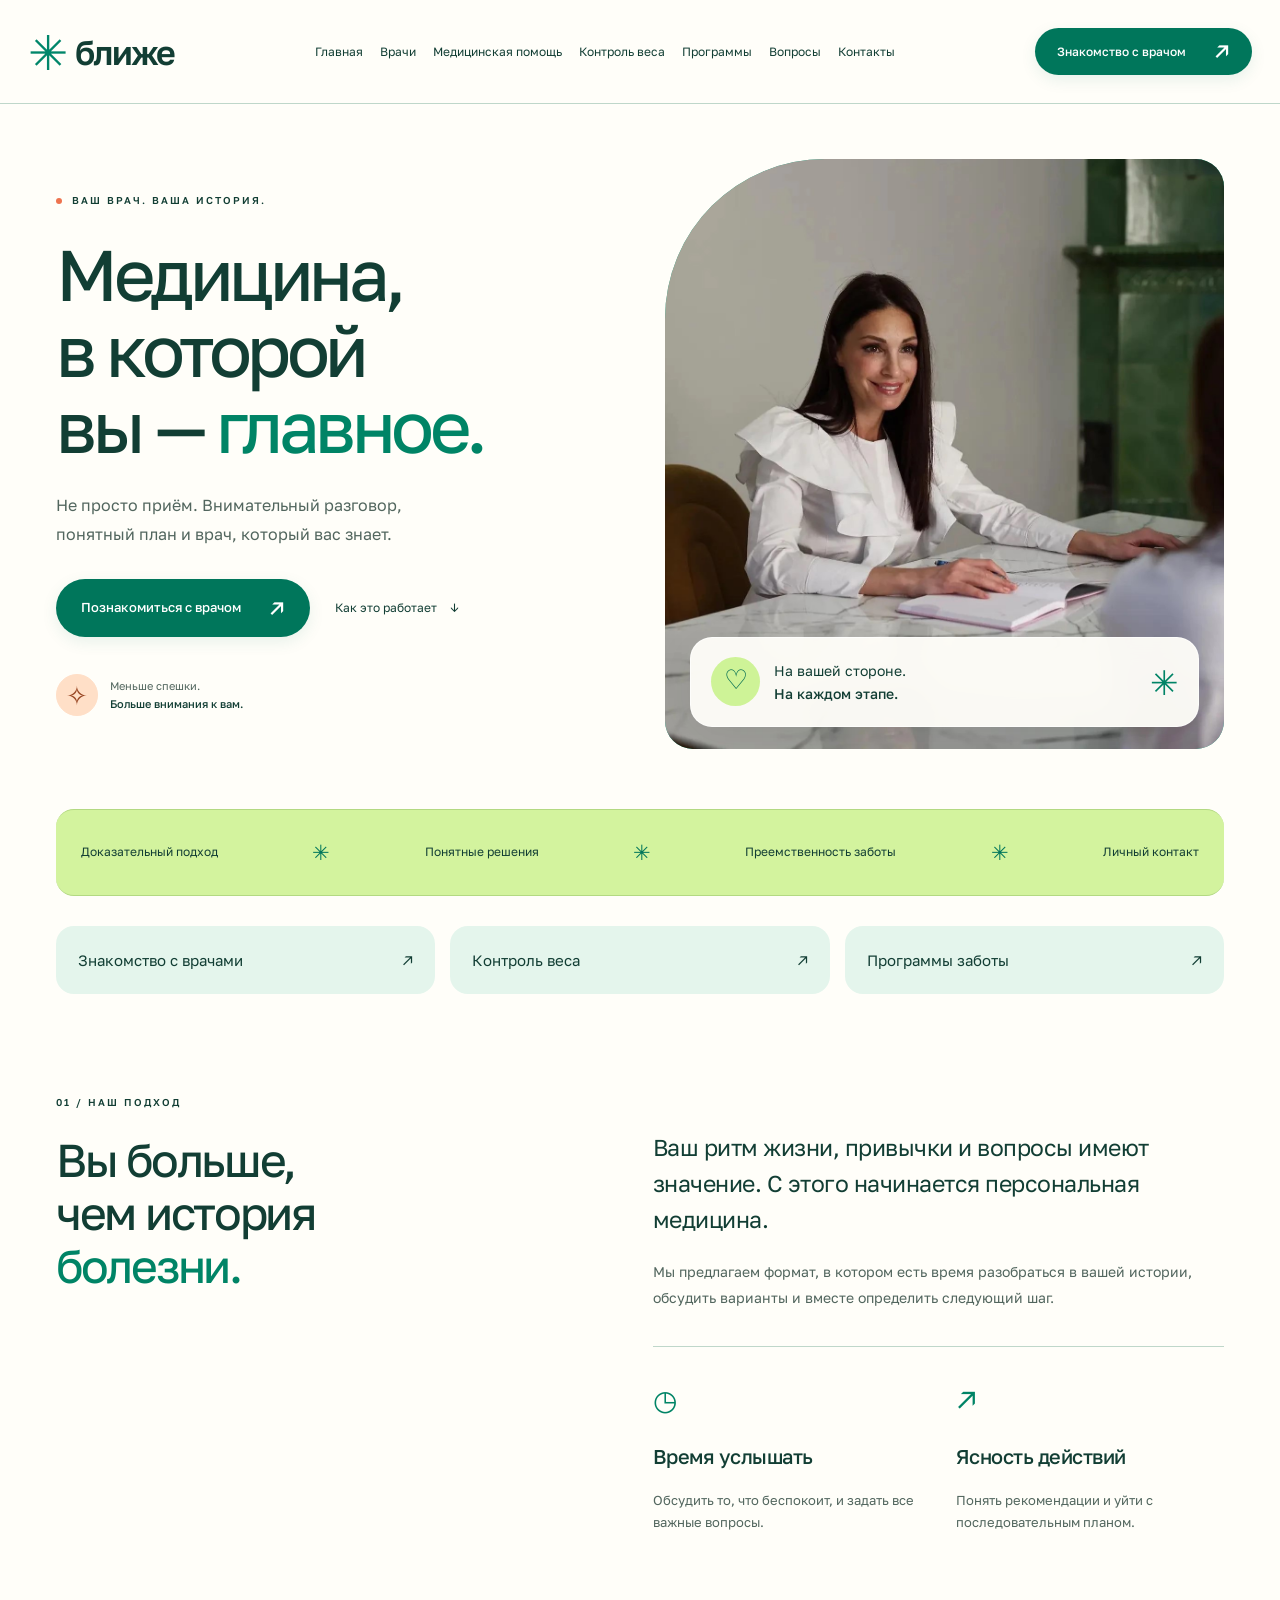
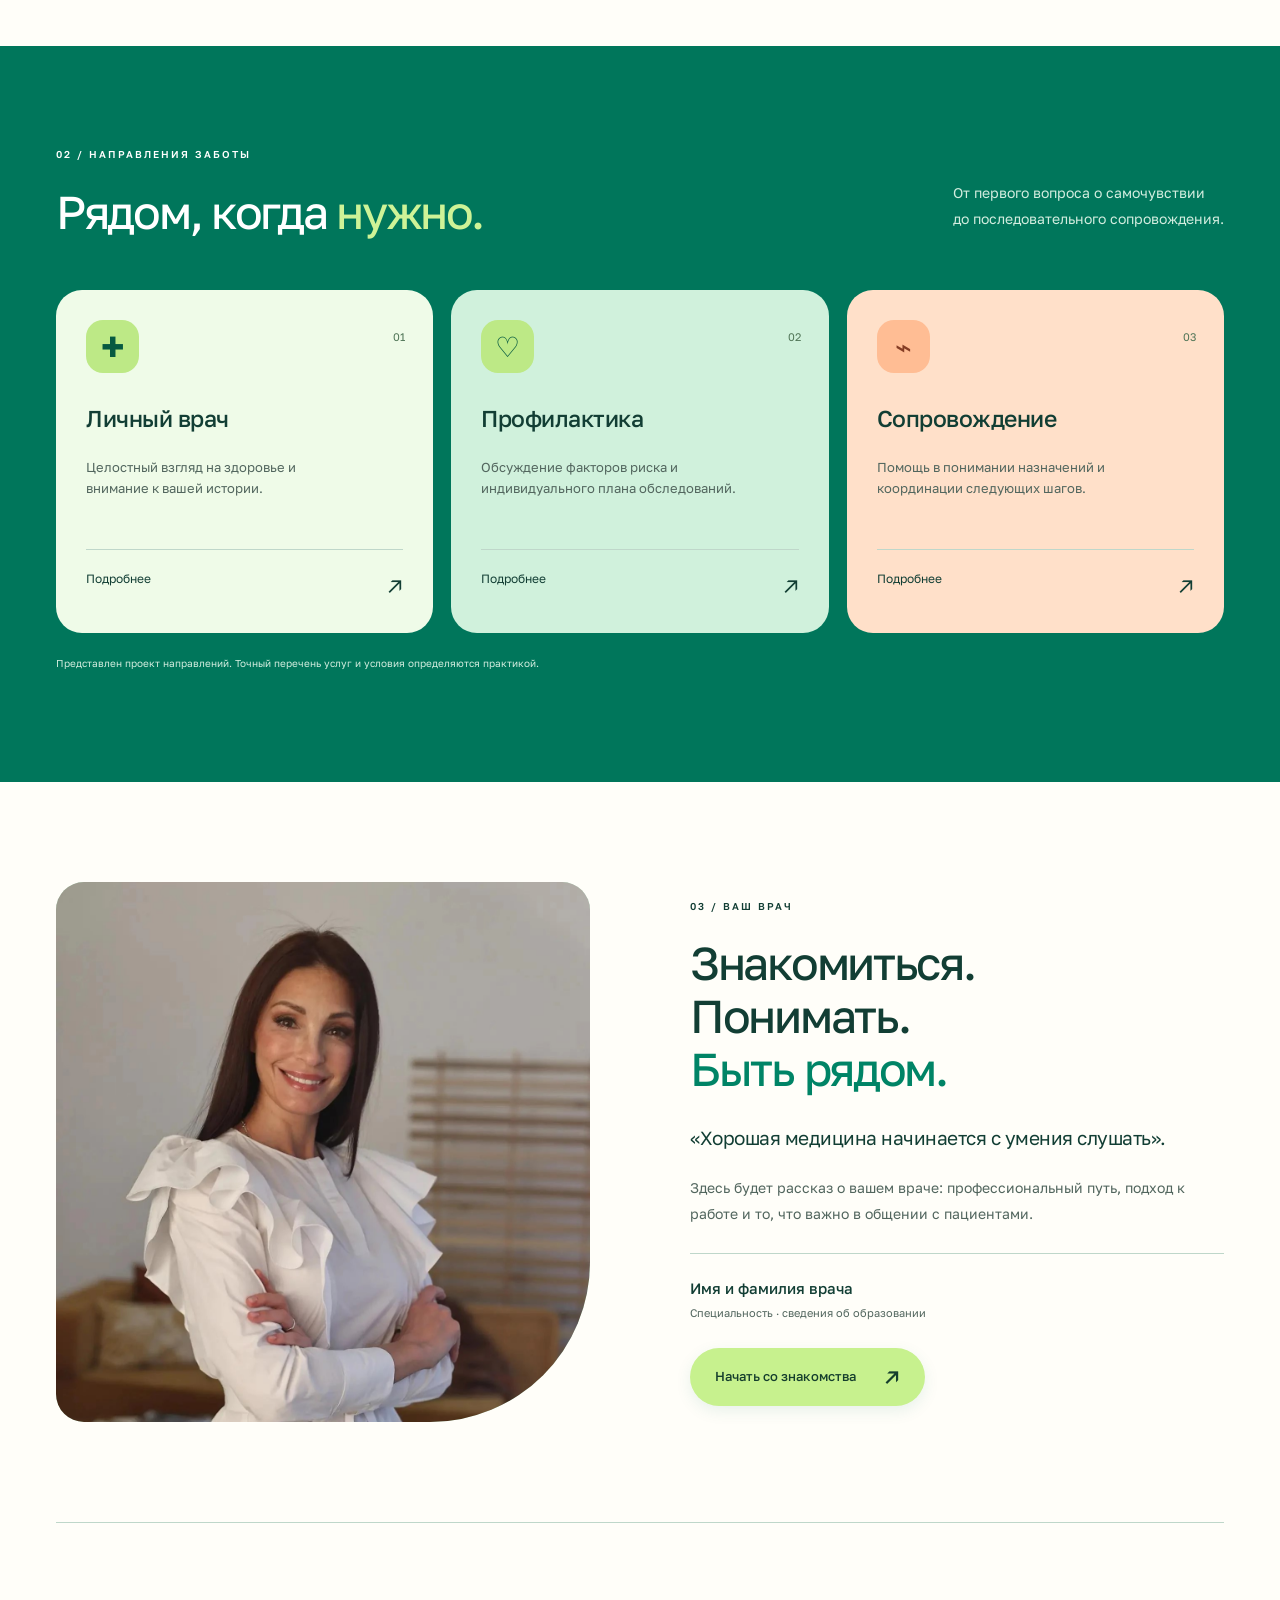
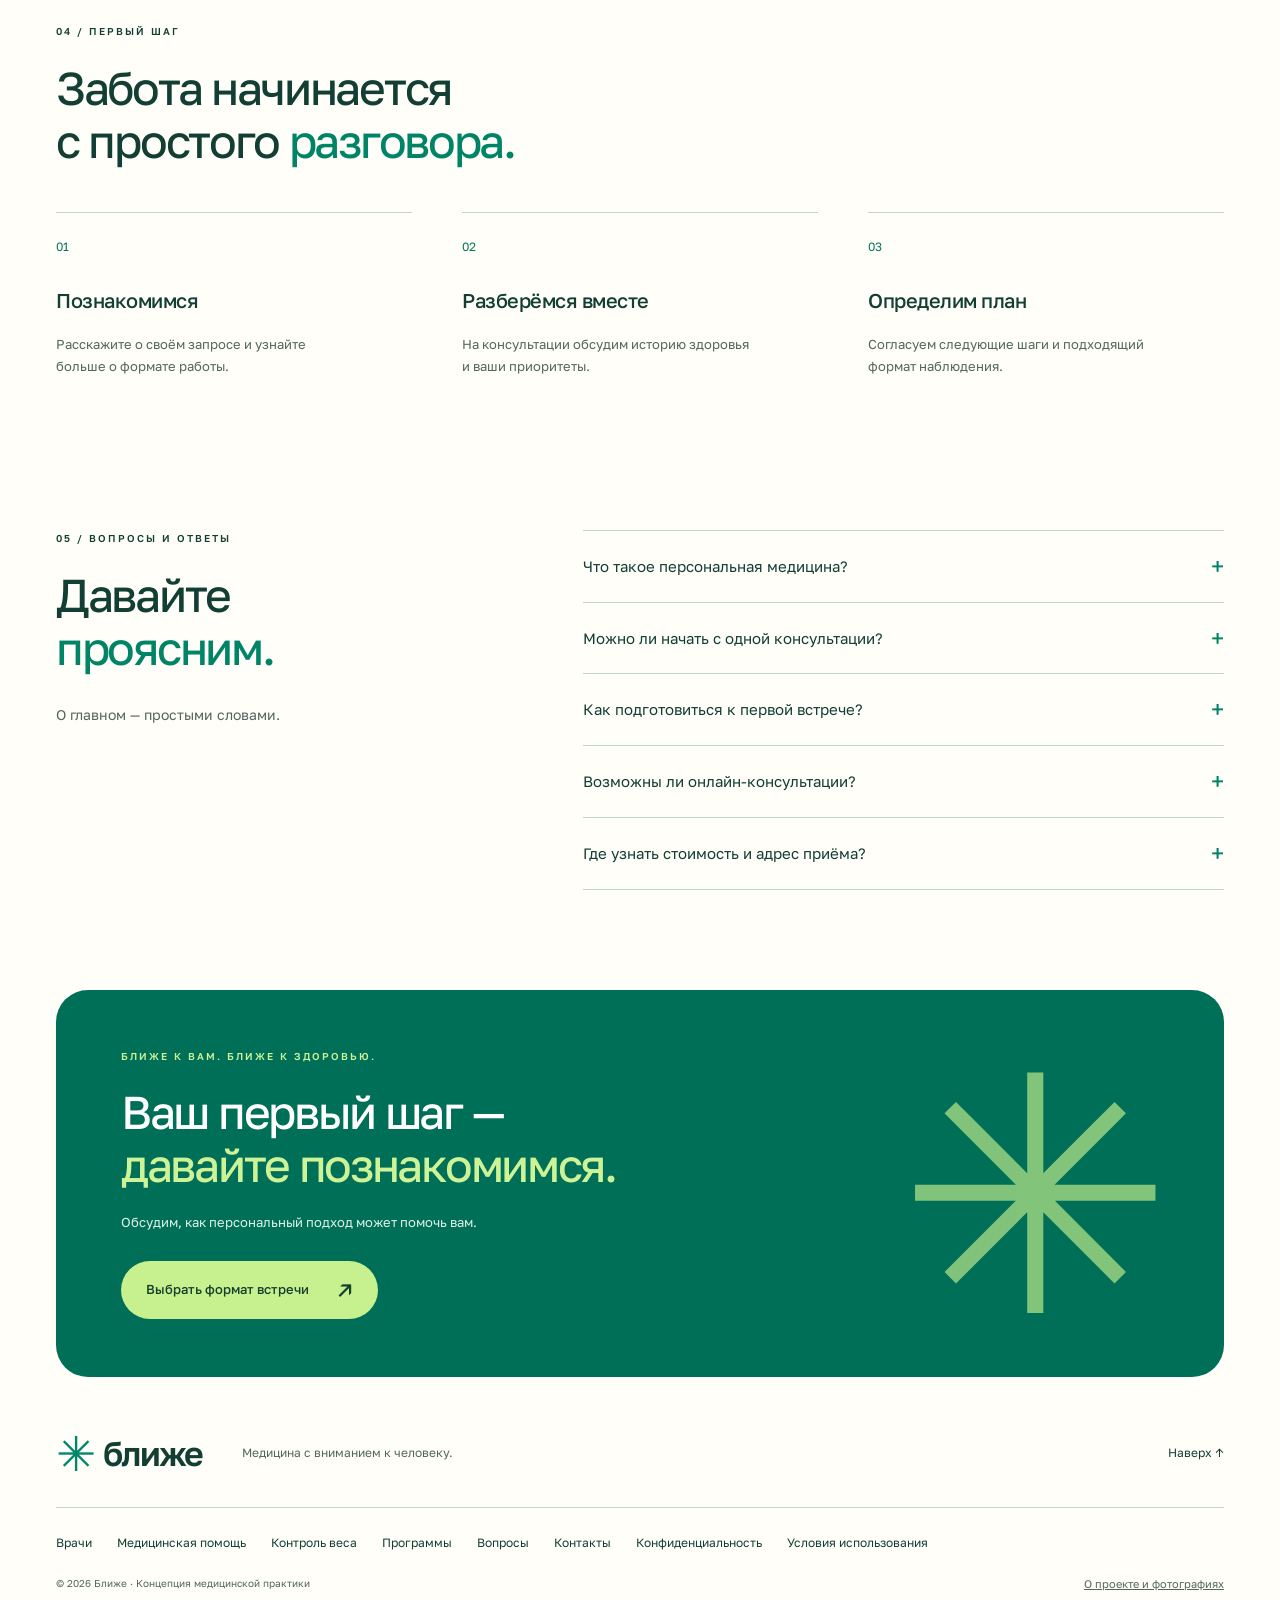
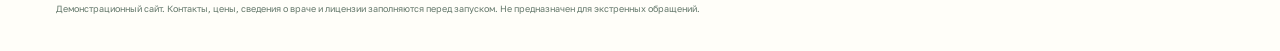
<file: index.html>
<!DOCTYPE html>
<html lang="ru"><head><meta charset="UTF-8"><meta name="viewport" content="width=device-width, initial-scale=1"><meta name="theme-color" content="#244e40"><meta name="description" content="Ближе — концепция персональной медицинской практики. Знакомство с врачом, консультации и индивидуальное сопровождение."><title>Ближе — медицина с вниманием к вам</title><link rel="stylesheet" href="style.css"><link rel="stylesheet" href="pages.css"></head>
<body><a class="skip" href="#main">Перейти к содержанию</a>
<header class="header"><a href="index.html" class="brand" aria-label="Ближе — главная"><span class="brand-icon">✳</span> ближе<span class="brand-sub">ПЕРСОНАЛЬНАЯ МЕДИЦИНА</span></a><nav aria-label="Основная навигация"><a href="index.html">Главная</a><a href="about-us.html">Врачи</a><a href="primary-care.html">Медицинская помощь</a><a href="weight-loss.html">Контроль веса</a><a href="membership.html">Программы</a><a href="faq.html">Вопросы</a><a href="contact-us.html">Контакты</a></nav><button class="button small" data-book>Знакомство с врачом <span>↗</span></button><button class="menu" aria-label="Открыть меню" aria-expanded="false">☰</button></header>
<main id="main"><section class="hero wrap"><div class="hero-copy"><div class="eyebrow"><span class="dot"></span> ВАШ ВРАЧ. ВАША ИСТОРИЯ.</div><h1>Медицина,<br>в которой<br>вы — <em>главное.</em></h1><p class="lead">Не просто приём. Внимательный разговор,<br class="desktop"> понятный план и врач, который вас знает.</p><div class="hero-actions"><button class="button" data-book>Познакомиться с врачом <span>↗</span></button><a class="text-link" href="#approach">Как это работает <span>↓</span></a></div><div class="hero-note"><span class="note-icon">✧</span><p>Меньше спешки.<br><strong>Больше внимания к вам.</strong></p></div></div><div class="hero-visual photo-slot" id="heroPhoto"><img class="site-portrait" src="assets/hero-consultation.jpg" alt="Врач беседует с пациентом на консультации" width="1920" height="1280" fetchpriority="high"><div class="floating-note"><span class="round-icon">♡</span><div>На вашей стороне.<br><strong>На каждом этапе.</strong></div><span class="spark">✳</span></div><div class="visual-label">ИНДИВИДУАЛЬНЫЙ ПОДХОД<br>К ВАШЕМУ ЗДОРОВЬЮ</div></div></section>
<div class="principles wrap"><span>Доказательный подход</span><i>✳</i><span>Понятные решения</span><i>✳</i><span>Преемственность заботы</span><i>✳</i><span>Личный контакт</span></div>
<section class="explore-pages wrap"><a href="about-us.html">Знакомство с врачами <span>↗</span></a><a href="weight-loss.html">Контроль веса <span>↗</span></a><a href="membership.html">Программы заботы <span>↗</span></a></section><section id="approach" class="section wrap approach"><div><div class="eyebrow">01 / НАШ ПОДХОД</div><h2>Вы больше,<br>чем история<br><em>болезни.</em></h2></div><div class="approach-right"><p class="large-copy">Ваш ритм жизни, привычки и вопросы имеют значение. С этого начинается персональная медицина.</p><p class="muted">Мы предлагаем формат, в котором есть время разобраться в вашей истории, обсудить варианты и вместе определить следующий шаг.</p><div class="approach-grid"><article><span class="line-icon">◷</span><h3>Время услышать</h3><p>Обсудить то, что беспокоит, и задать все важные вопросы.</p></article><article><span class="line-icon">↗</span><h3>Ясность действий</h3><p>Понять рекомендации и уйти с последовательным планом.</p></article></div></div></section>
<section id="care" class="care section"><div class="wrap"><div class="section-heading"><div><div class="eyebrow">02 / НАПРАВЛЕНИЯ ЗАБОТЫ</div><h2>Рядом, когда <em>нужно.</em></h2></div><p class="muted">От первого вопроса о самочувствии<br>до последовательного сопровождения.</p></div><div class="cards"><button class="service-card" data-page="primary-care.html"><span class="card-icon">✚</span><span class="card-number">01</span><h3>Личный врач</h3><p>Целостный взгляд на здоровье и внимание к вашей истории.</p><span class="card-bottom">Подробнее <span>↗</span></span></button><button class="service-card" data-page="primary-care.html#prevention"><span class="card-icon">♡</span><span class="card-number">02</span><h3>Профилактика</h3><p>Обсуждение факторов риска и индивидуального плана обследований.</p><span class="card-bottom">Подробнее <span>↗</span></span></button><button class="service-card" data-page="membership.html"><span class="card-icon">⌁</span><span class="card-number">03</span><h3>Сопровождение</h3><p>Помощь в понимании назначений и координации следующих шагов.</p><span class="card-bottom">Подробнее <span>↗</span></span></button></div><p class="section-footnote">Представлен проект направлений. Точный перечень услуг и условия определяются практикой.</p></div></section>
<section id="doctor" class="section wrap doctor"><div class="doctor-portrait photo-slot" id="doctorPhoto"><img class="site-portrait" src="assets/doctor-portrait.jpg" alt="Портрет врача" width="1280" height="1920" loading="lazy"></div><div class="doctor-copy"><div class="eyebrow">03 / ВАШ ВРАЧ</div><h2>Знакомиться.<br>Понимать.<br><em>Быть рядом.</em></h2><p class="large-copy">«Хорошая медицина начинается с умения слушать».</p><p class="muted">Здесь будет рассказ о вашем враче: профессиональный путь, подход к работе и то, что важно в общении с пациентами.</p><div class="doctor-name"><strong>Имя и фамилия врача</strong><span>Специальность · сведения об образовании</span></div><button class="button tonal" data-book>Начать со знакомства <span>↗</span></button></div></section>
<section class="journey section wrap"><div class="eyebrow">04 / ПЕРВЫЙ ШАГ</div><h2>Забота начинается<br>с простого <em>разговора.</em></h2><div class="steps"><article><span>01</span><h3>Познакомимся</h3><p>Расскажите о своём запросе и узнайте больше о формате работы.</p></article><article><span>02</span><h3>Разберёмся вместе</h3><p>На консультации обсудим историю здоровья и ваши приоритеты.</p></article><article><span>03</span><h3>Определим план</h3><p>Согласуем следующие шаги и подходящий формат наблюдения.</p></article></div></section>
<section id="faq" class="section wrap faq"><div><div class="eyebrow">05 / ВОПРОСЫ И ОТВЕТЫ</div><h2>Давайте<br><em>проясним.</em></h2><p class="muted">О главном — простыми словами.</p></div><div class="questions"><details><summary>Что такое персональная медицина?<span>+</span></summary><p>Это формат взаимодействия с врачом, который уделяет внимание вашей истории здоровья и помогает последовательно решать возникающие вопросы. Объём сопровождения согласовывается индивидуально.</p></details><details><summary>Можно ли начать с одной консультации?<span>+</span></summary><p>В проекте предусмотрена возможность начать со знакомства и обсудить разовую консультацию. Доступные форматы и стоимость нужно уточнить у врача перед записью.</p></details><details><summary>Как подготовиться к первой встрече?<span>+</span></summary><p>Составьте список вопросов, подготовьте имеющиеся медицинские документы и список принимаемых препаратов. Не проходите дополнительные обследования специально без согласования с врачом.</p></details><details><summary>Возможны ли онлайн-консультации?<span>+</span></summary><p>Возможность дистанционного общения зависит от вашего запроса и доступных форматов работы практики. Уточните условия при знакомстве; в некоторых случаях потребуется очный приём.</p></details><details><summary>Где узнать стоимость и адрес приёма?<span>+</span></summary><p>Сайт пока представлен как дизайн-проект. После добавления реальных контактов, перечня услуг и цен эта информация появится в разделе записи.</p></details></div></section>
<section class="contact wrap" id="contact"><div><div class="eyebrow">БЛИЖЕ К ВАМ. БЛИЖЕ К ЗДОРОВЬЮ.</div><h2>Ваш первый шаг —<br><em>давайте познакомимся.</em></h2><p>Обсудим, как персональный подход может помочь вам.</p><button class="button light" data-book>Выбрать формат встречи <span>↗</span></button></div><span class="contact-flower" aria-hidden="true">✳</span></section></main>
<footer class="wrap"><div class="footer-top"><a href="index.html" class="brand"><span class="brand-icon">✳</span> ближе</a><span>Медицина с вниманием к человеку.</span><a href="#main">Наверх ↑</a></div><div class="footer-links"><a href="about-us.html">Врачи</a><a href="primary-care.html">Медицинская помощь</a><a href="weight-loss.html">Контроль веса</a><a href="membership.html">Программы</a><a href="faq.html">Вопросы</a><a href="contact-us.html">Контакты</a><a href="privacy.html">Конфиденциальность</a><a href="terms.html">Условия использования</a></div><div class="footer-bottom"><span>© <span id="year"></span> Ближе · Концепция медицинской практики</span><button class="plain" id="aboutDemo">О проекте и фотографиях</button></div><p class="legal">Демонстрационный сайт. Контакты, цены, сведения о враче и лицензии заполняются перед запуском. Не предназначен для экстренных обращений.</p></footer>
<dialog id="modal"><button class="close" aria-label="Закрыть окно">×</button><div id="modalContent"></div></dialog><div class="toast" role="status" aria-live="polite"></div><script src="app.js"></script><script src="pages.js"></script></body></html>
</file>
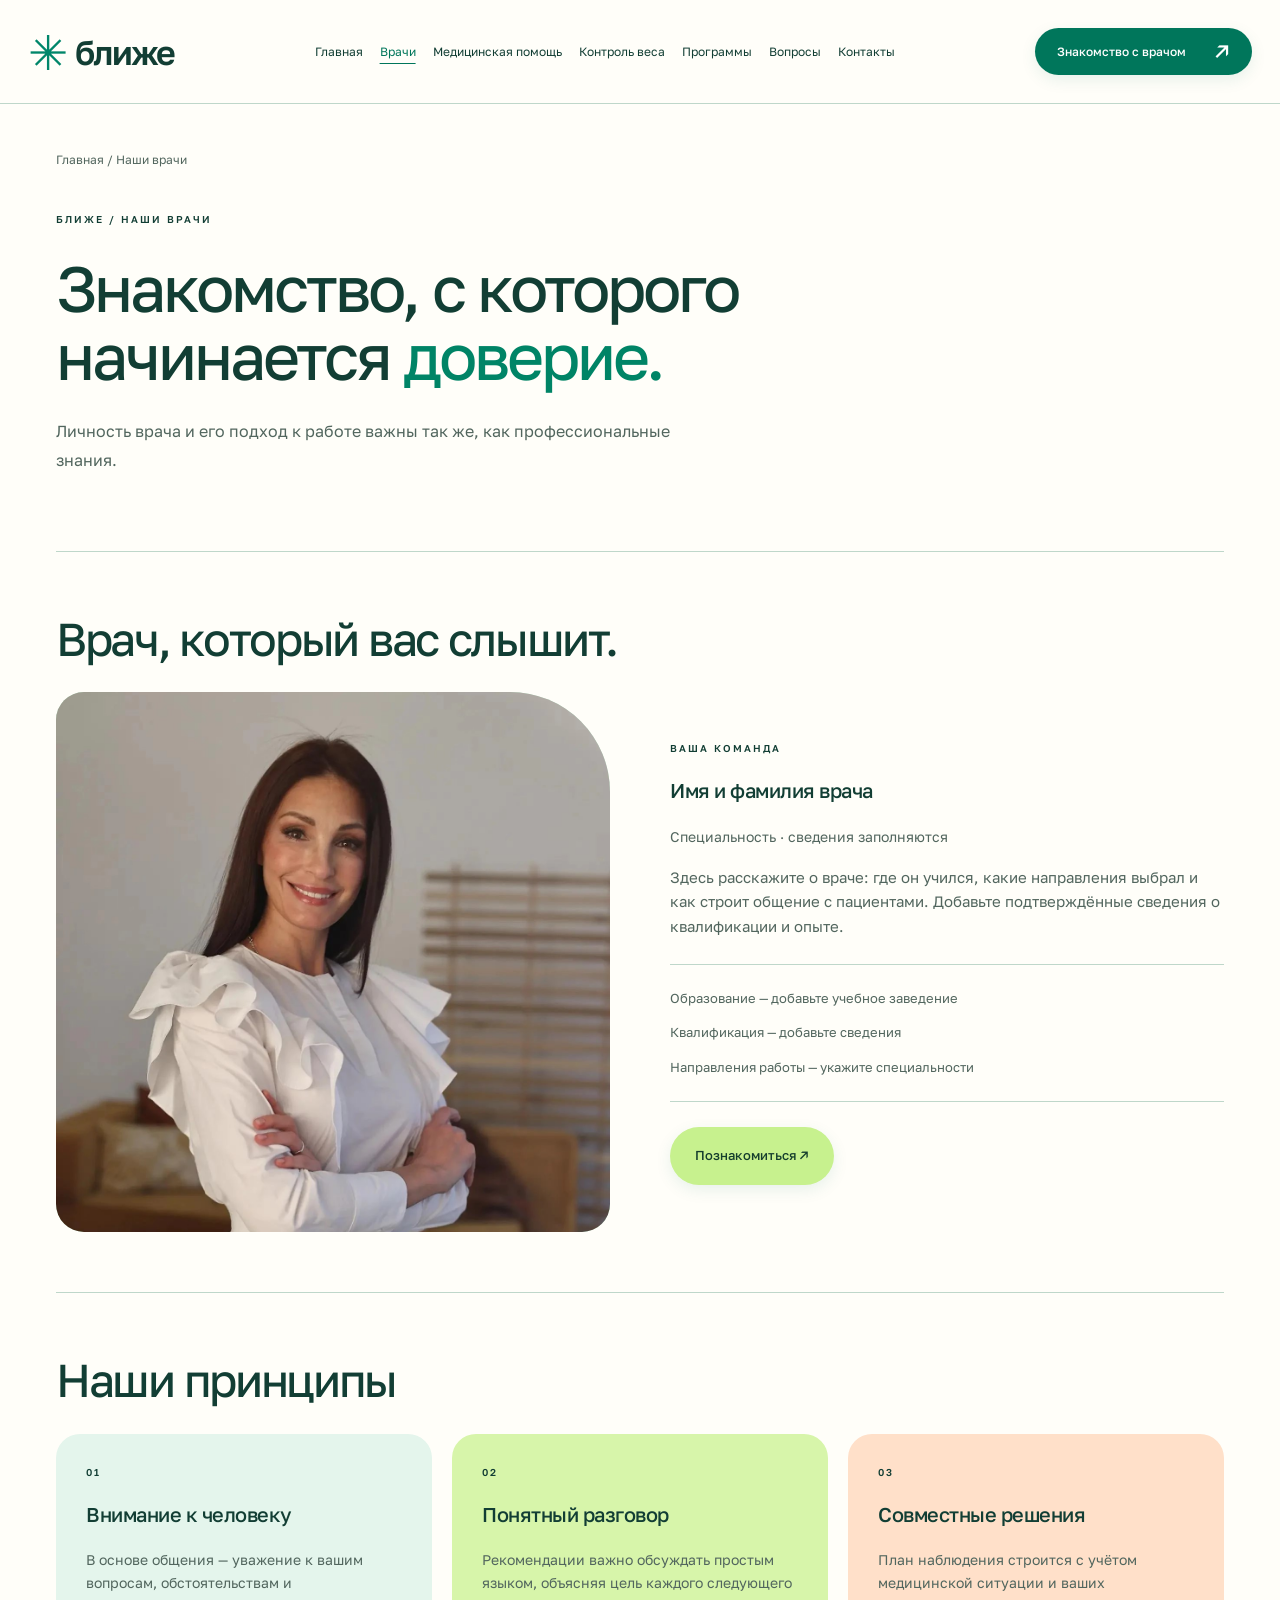
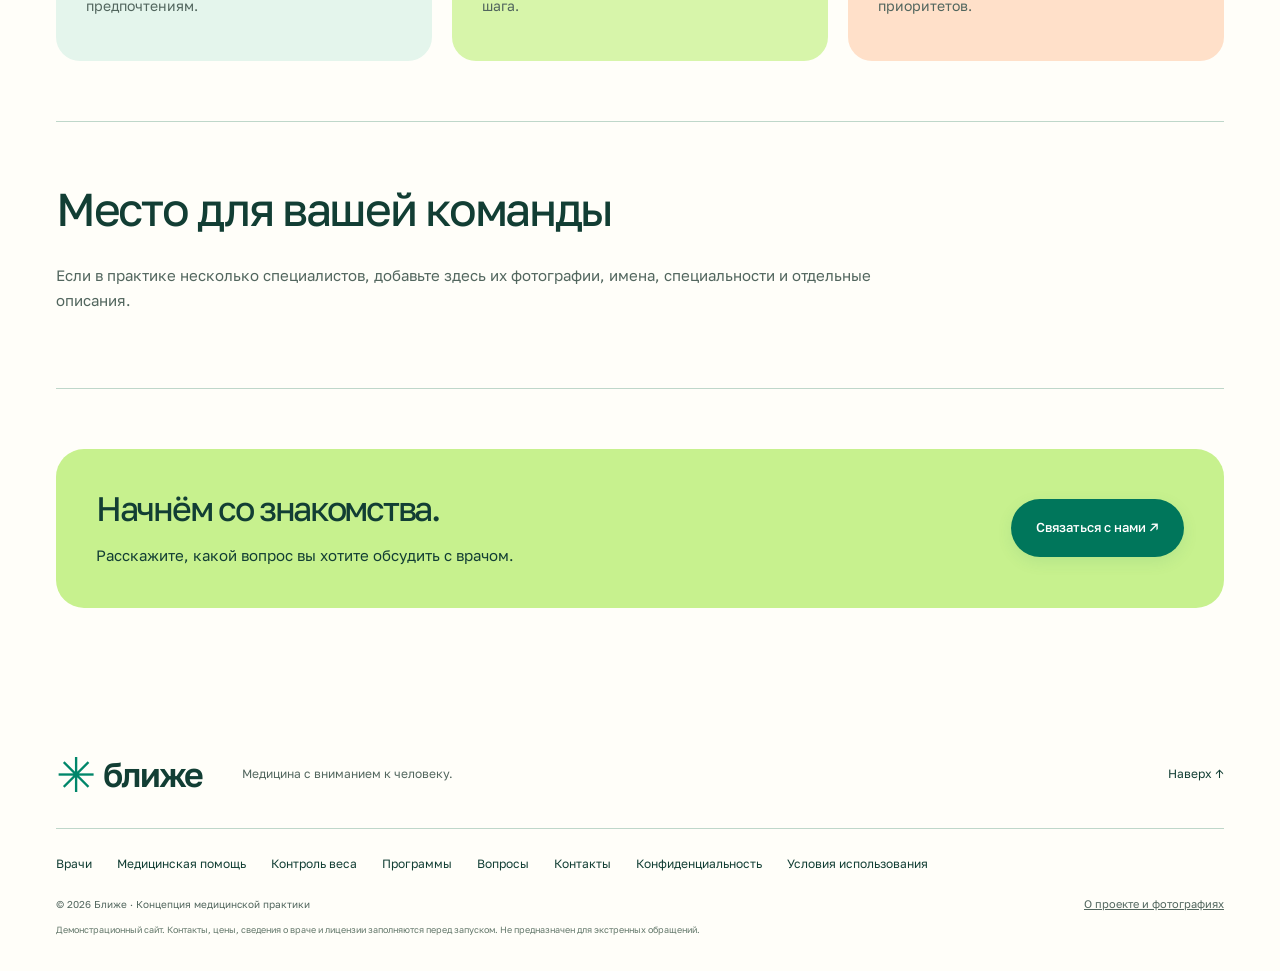
<file: about-us.html>
<!DOCTYPE html>
<html lang="ru"><head><meta charset="UTF-8"><meta name="viewport" content="width=device-width, initial-scale=1"><meta name="theme-color" content="#244e40"><meta name="description" content="Наши врачи. Личность врача и его подход к работе важны так же, как профессиональные знания."><title>Наши врачи — Ближе</title><link rel="stylesheet" href="style.css"><link rel="stylesheet" href="pages.css"></head>
<body><a class="skip" href="#main">Перейти к содержанию</a>
<header class="header"><a href="index.html" class="brand" aria-label="Ближе — главная"><span class="brand-icon">✳</span> ближе<span class="brand-sub">ПЕРСОНАЛЬНАЯ МЕДИЦИНА</span></a><nav aria-label="Основная навигация"><a href="index.html">Главная</a><a href="about-us.html" aria-current="page">Врачи</a><a href="primary-care.html">Медицинская помощь</a><a href="weight-loss.html">Контроль веса</a><a href="membership.html">Программы</a><a href="faq.html">Вопросы</a><a href="contact-us.html">Контакты</a></nav><button class="button small" data-book>Знакомство с врачом <span>↗</span></button><button class="menu" aria-label="Открыть меню" aria-expanded="false">☰</button></header>
<main id="main" class="wrap interior"><div class="page-heading"><a class="breadcrumb" href="index.html">Главная</a><span class="breadcrumb"> / Наши врачи</span><div class="eyebrow">БЛИЖЕ / НАШИ ВРАЧИ</div><h1>Знакомство, с которого<br>начинается <em>доверие.</em></h1><p class="lead">Личность врача и его подход к работе важны так же, как профессиональные знания.</p></div><section class="page-section" id=""><h2>Врач, который вас слышит.</h2><div class="editorial-grid"><div class="page-photo photo-slot" id="teamPhoto"><img class="site-portrait" src="assets/doctor-portrait.jpg" alt="Портрет врача" width="1280" height="1920" loading="lazy"></div><div><div class="eyebrow">ВАША КОМАНДА</div><h3>Имя и фамилия врача</h3><p class="muted">Специальность · сведения заполняются</p><p>Здесь расскажите о враче: где он учился, какие направления выбрал и как строит общение с пациентами. Добавьте подтверждённые сведения о квалификации и опыте.</p><div class="credential-list"><p>Образование — добавьте учебное заведение</p><p>Квалификация — добавьте сведения</p><p>Направления работы — укажите специальности</p></div><a class="button tonal" href="contact-us.html">Познакомиться ↗</a></div></div></section><section class="page-section" id=""><h2>Наши принципы</h2><div class="info-grid"><article class="info-card"><span class="eyebrow">01</span><h3>Внимание к человеку</h3><p>В основе общения — уважение к вашим вопросам, обстоятельствам и предпочтениям.</p></article><article class="info-card"><span class="eyebrow">02</span><h3>Понятный разговор</h3><p>Рекомендации важно обсуждать простым языком, объясняя цель каждого следующего шага.</p></article><article class="info-card"><span class="eyebrow">03</span><h3>Совместные решения</h3><p>План наблюдения строится с учётом медицинской ситуации и ваших приоритетов.</p></article></div></section><section class="page-section" id=""><h2>Место для вашей команды</h2><p>Если в практике несколько специалистов, добавьте здесь их фотографии, имена, специальности и отдельные описания.</p></section><section class="page-cta"><div><h2>Начнём со знакомства.</h2><p>Расскажите, какой вопрос вы хотите обсудить с врачом.</p></div><a class="button" href="contact-us.html">Связаться с нами ↗</a></section></main>
<footer class="wrap"><div class="footer-top"><a href="index.html" class="brand"><span class="brand-icon">✳</span> ближе</a><span>Медицина с вниманием к человеку.</span><a href="#main">Наверх ↑</a></div><div class="footer-links"><a href="about-us.html">Врачи</a><a href="primary-care.html">Медицинская помощь</a><a href="weight-loss.html">Контроль веса</a><a href="membership.html">Программы</a><a href="faq.html">Вопросы</a><a href="contact-us.html">Контакты</a><a href="privacy.html">Конфиденциальность</a><a href="terms.html">Условия использования</a></div><div class="footer-bottom"><span>© <span id="year"></span> Ближе · Концепция медицинской практики</span><button class="plain" id="aboutDemo">О проекте и фотографиях</button></div><p class="legal">Демонстрационный сайт. Контакты, цены, сведения о враче и лицензии заполняются перед запуском. Не предназначен для экстренных обращений.</p></footer>
<dialog id="modal"><button class="close" aria-label="Закрыть окно">×</button><div id="modalContent"></div></dialog><div class="toast" role="status" aria-live="polite"></div><script src="app.js"></script><script src="pages.js"></script></body></html>
</file>
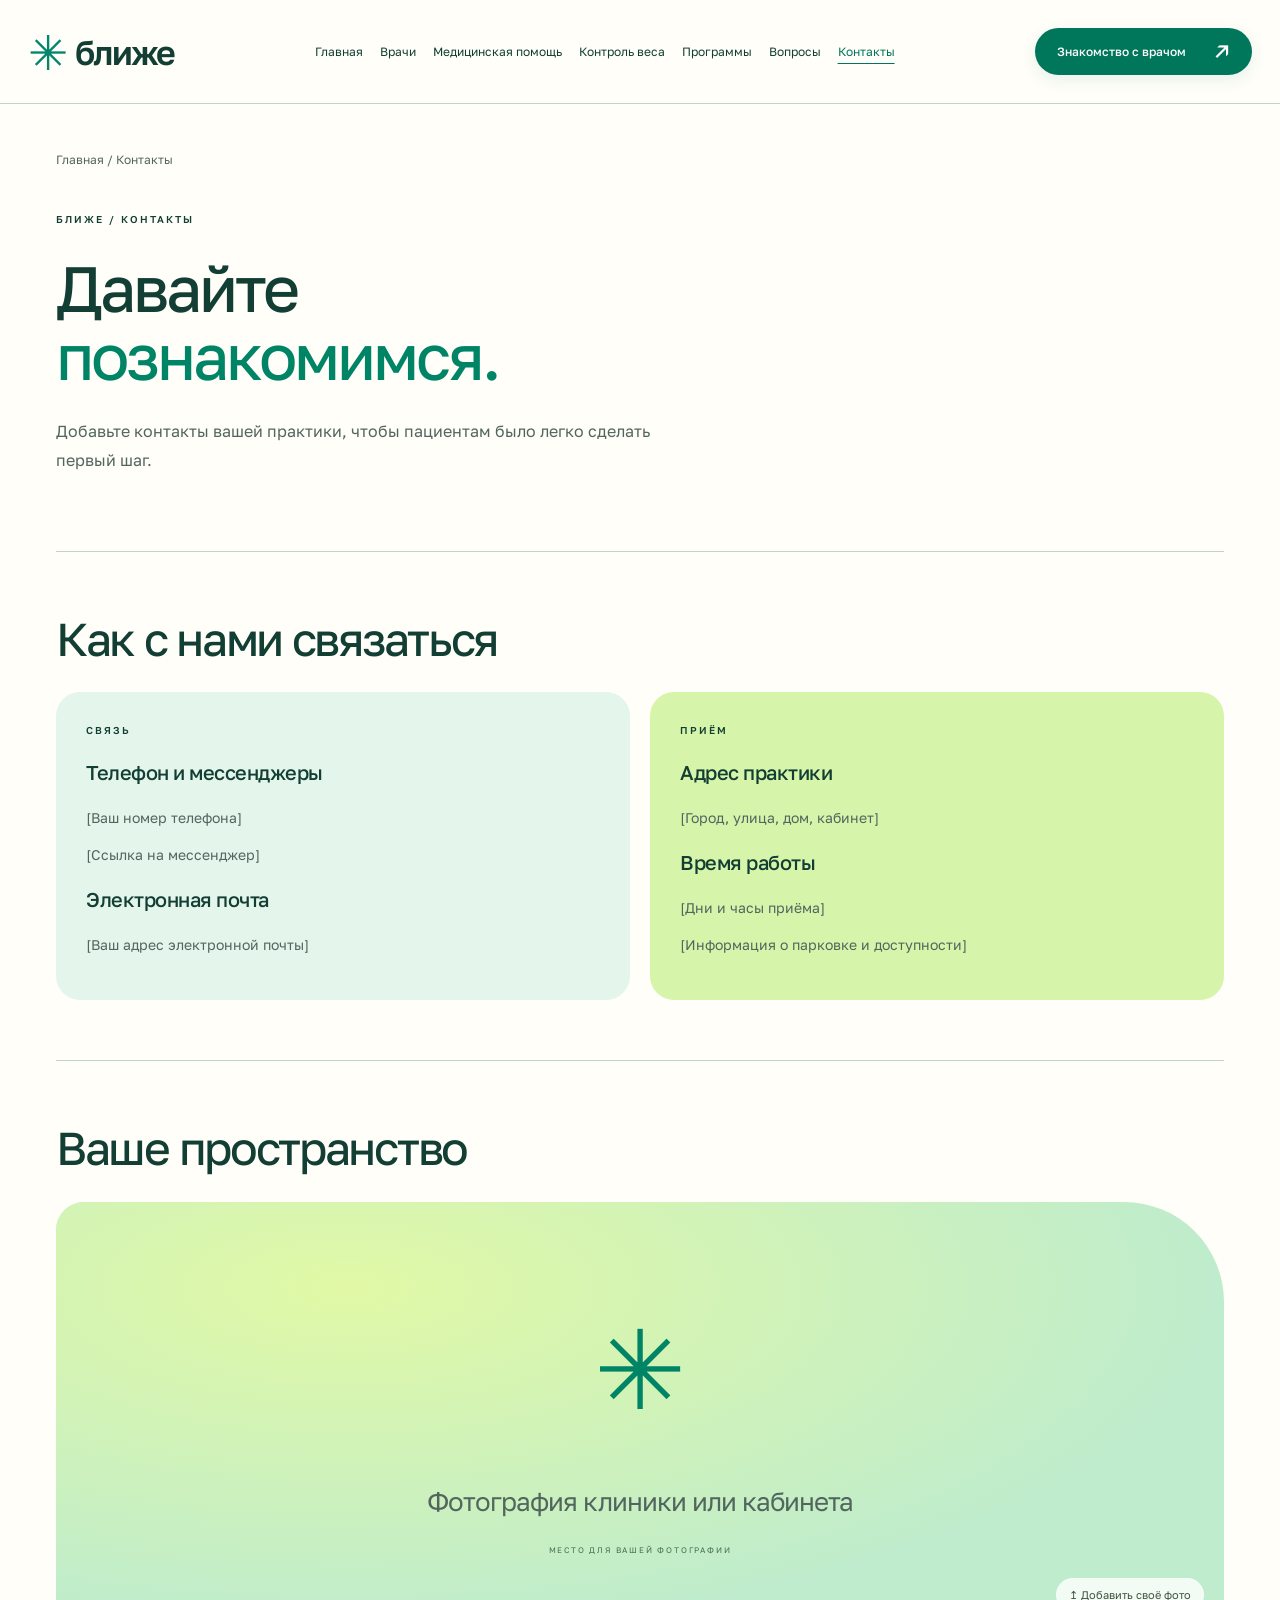
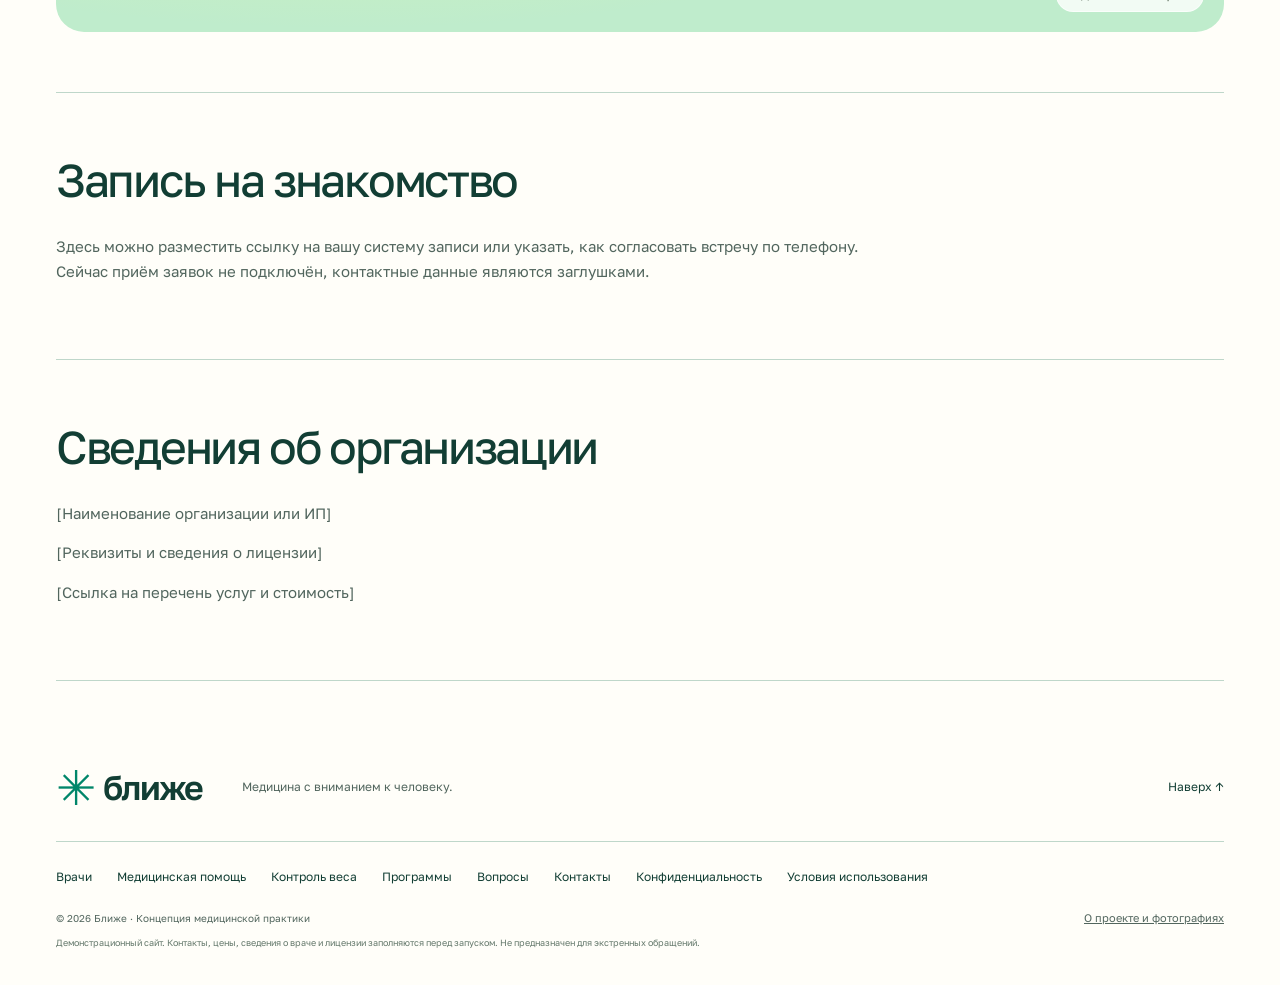
<file: contact-us.html>
<!DOCTYPE html>
<html lang="ru"><head><meta charset="UTF-8"><meta name="viewport" content="width=device-width, initial-scale=1"><meta name="theme-color" content="#244e40"><meta name="description" content="Контакты. Добавьте контакты вашей практики, чтобы пациентам было легко сделать первый шаг."><title>Контакты — Ближе</title><link rel="stylesheet" href="style.css"><link rel="stylesheet" href="pages.css"></head>
<body><a class="skip" href="#main">Перейти к содержанию</a>
<header class="header"><a href="index.html" class="brand" aria-label="Ближе — главная"><span class="brand-icon">✳</span> ближе<span class="brand-sub">ПЕРСОНАЛЬНАЯ МЕДИЦИНА</span></a><nav aria-label="Основная навигация"><a href="index.html">Главная</a><a href="about-us.html">Врачи</a><a href="primary-care.html">Медицинская помощь</a><a href="weight-loss.html">Контроль веса</a><a href="membership.html">Программы</a><a href="faq.html">Вопросы</a><a href="contact-us.html" aria-current="page">Контакты</a></nav><button class="button small" data-book>Знакомство с врачом <span>↗</span></button><button class="menu" aria-label="Открыть меню" aria-expanded="false">☰</button></header>
<main id="main" class="wrap interior"><div class="page-heading"><a class="breadcrumb" href="index.html">Главная</a><span class="breadcrumb"> / Контакты</span><div class="eyebrow">БЛИЖЕ / КОНТАКТЫ</div><h1>Давайте<br><em>познакомимся.</em></h1><p class="lead">Добавьте контакты вашей практики, чтобы пациентам было легко сделать первый шаг.</p></div><section class="page-section" id=""><h2>Как с нами связаться</h2><div class="contact-grid"><article class="info-card"><div class="eyebrow">СВЯЗЬ</div><h3>Телефон и мессенджеры</h3><p>[Ваш номер телефона]</p><p>[Ссылка на мессенджер]</p><h3>Электронная почта</h3><p>[Ваш адрес электронной почты]</p></article><article class="info-card"><div class="eyebrow">ПРИЁМ</div><h3>Адрес практики</h3><p>[Город, улица, дом, кабинет]</p><h3>Время работы</h3><p>[Дни и часы приёма]</p><p>[Информация о парковке и доступности]</p></article></div></section><section class="page-section" id=""><h2>Ваше пространство</h2><div class="page-photo photo-slot" id="officePhoto"><div class="portrait-placeholder"><span>✳</span><p>Фотография клиники или кабинета</p><small>МЕСТО ДЛЯ ВАШЕЙ ФОТОГРАФИИ</small></div><label class="photo-upload">↥ Добавить своё фото<input type="file" accept="image/*" data-photo="officePhoto"></label></div></section><section class="page-section" id=""><h2>Запись на знакомство</h2><p>Здесь можно разместить ссылку на вашу систему записи или указать, как согласовать встречу по телефону. Сейчас приём заявок не подключён, контактные данные являются заглушками.</p></section><section class="page-section" id=""><h2>Сведения об организации</h2><p>[Наименование организации или ИП]</p><p>[Реквизиты и сведения о лицензии]</p><p>[Ссылка на перечень услуг и стоимость]</p></section></main>
<footer class="wrap"><div class="footer-top"><a href="index.html" class="brand"><span class="brand-icon">✳</span> ближе</a><span>Медицина с вниманием к человеку.</span><a href="#main">Наверх ↑</a></div><div class="footer-links"><a href="about-us.html">Врачи</a><a href="primary-care.html">Медицинская помощь</a><a href="weight-loss.html">Контроль веса</a><a href="membership.html">Программы</a><a href="faq.html">Вопросы</a><a href="contact-us.html">Контакты</a><a href="privacy.html">Конфиденциальность</a><a href="terms.html">Условия использования</a></div><div class="footer-bottom"><span>© <span id="year"></span> Ближе · Концепция медицинской практики</span><button class="plain" id="aboutDemo">О проекте и фотографиях</button></div><p class="legal">Демонстрационный сайт. Контакты, цены, сведения о враче и лицензии заполняются перед запуском. Не предназначен для экстренных обращений.</p></footer>
<dialog id="modal"><button class="close" aria-label="Закрыть окно">×</button><div id="modalContent"></div></dialog><div class="toast" role="status" aria-live="polite"></div><script src="app.js"></script><script src="pages.js"></script></body></html>
</file>
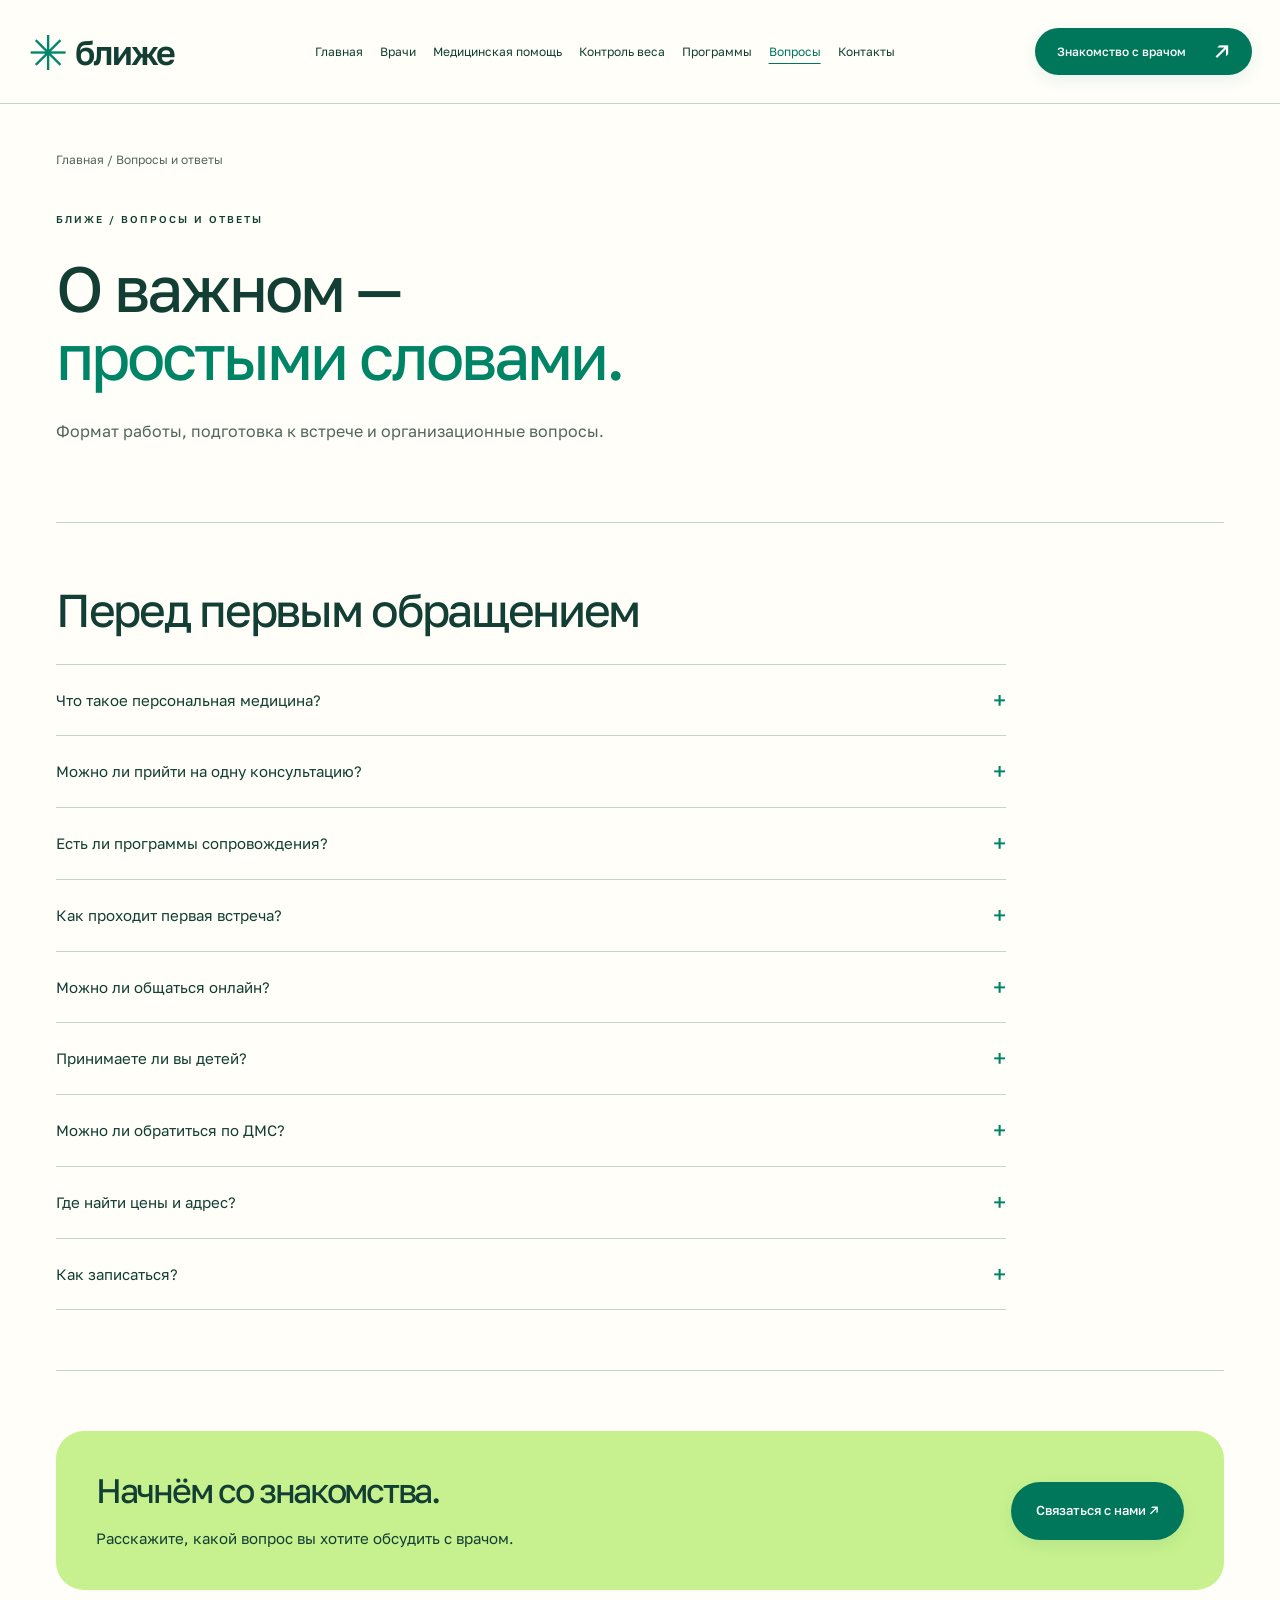
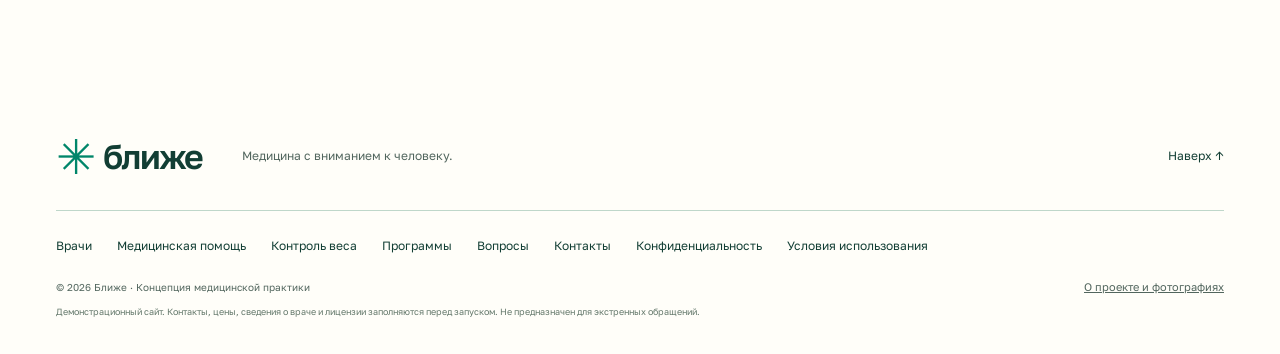
<file: faq.html>
<!DOCTYPE html>
<html lang="ru"><head><meta charset="UTF-8"><meta name="viewport" content="width=device-width, initial-scale=1"><meta name="theme-color" content="#244e40"><meta name="description" content="Вопросы и ответы. Формат работы, подготовка к встрече и организационные вопросы."><title>Вопросы и ответы — Ближе</title><link rel="stylesheet" href="style.css"><link rel="stylesheet" href="pages.css"></head>
<body><a class="skip" href="#main">Перейти к содержанию</a>
<header class="header"><a href="index.html" class="brand" aria-label="Ближе — главная"><span class="brand-icon">✳</span> ближе<span class="brand-sub">ПЕРСОНАЛЬНАЯ МЕДИЦИНА</span></a><nav aria-label="Основная навигация"><a href="index.html">Главная</a><a href="about-us.html">Врачи</a><a href="primary-care.html">Медицинская помощь</a><a href="weight-loss.html">Контроль веса</a><a href="membership.html">Программы</a><a href="faq.html" aria-current="page">Вопросы</a><a href="contact-us.html">Контакты</a></nav><button class="button small" data-book>Знакомство с врачом <span>↗</span></button><button class="menu" aria-label="Открыть меню" aria-expanded="false">☰</button></header>
<main id="main" class="wrap interior"><div class="page-heading"><a class="breadcrumb" href="index.html">Главная</a><span class="breadcrumb"> / Вопросы и ответы</span><div class="eyebrow">БЛИЖЕ / ВОПРОСЫ И ОТВЕТЫ</div><h1>О важном —<br><em>простыми словами.</em></h1><p class="lead">Формат работы, подготовка к встрече и организационные вопросы.</p></div><section class="page-section" id=""><h2>Перед первым обращением</h2><div class="questions"><details><summary>Что такое персональная медицина?<span>+</span></summary><p>Это формат взаимодействия, в котором врач знакомится с вашей историей и помогает последовательно обсуждать вопросы здоровья. Конкретный объём помощи определяется условиями практики.</p></details><details><summary>Можно ли прийти на одну консультацию?<span>+</span></summary><p>Здесь предусмотрено место для разовых консультаций. Доступность, стоимость и порядок записи укажите в описании вашей практики.</p></details><details><summary>Есть ли программы сопровождения?<span>+</span></summary><p>Для них создан отдельный раздел «Программы». Состав и стоимость пока оставлены для заполнения.</p></details><details><summary>Как проходит первая встреча?<span>+</span></summary><p>Вы обсуждаете запрос и имеющуюся медицинскую историю. Врач поясняет возможные дальнейшие шаги.</p></details><details><summary>Можно ли общаться онлайн?<span>+</span></summary><p>Доступность и ограничения дистанционного формата нужно уточнить у практики. Некоторым вопросам требуется очный приём.</p></details><details><summary>Принимаете ли вы детей?<span>+</span></summary><p>Добавьте возрастные ограничения и сведения о специалистах, ведущих детский приём, если такая услуга предусмотрена.</p></details><details><summary>Можно ли обратиться по ДМС?<span>+</span></summary><p>Укажите, работает ли практика с ДМС и какими страховыми компаниями. Сейчас информация не заполнена.</p></details><details><summary>Где найти цены и адрес?<span>+</span></summary><p>В разделе «Контакты» подготовлены места для адреса и способов связи, а в «Программах» — для условий обслуживания.</p></details><details><summary>Как записаться?<span>+</span></summary><p>После добавления действующих контактов здесь можно будет выбрать удобный способ записи. Сейчас сайт не отправляет заявки.</p></details></div></section><section class="page-cta"><div><h2>Начнём со знакомства.</h2><p>Расскажите, какой вопрос вы хотите обсудить с врачом.</p></div><a class="button" href="contact-us.html">Связаться с нами ↗</a></section></main>
<footer class="wrap"><div class="footer-top"><a href="index.html" class="brand"><span class="brand-icon">✳</span> ближе</a><span>Медицина с вниманием к человеку.</span><a href="#main">Наверх ↑</a></div><div class="footer-links"><a href="about-us.html">Врачи</a><a href="primary-care.html">Медицинская помощь</a><a href="weight-loss.html">Контроль веса</a><a href="membership.html">Программы</a><a href="faq.html">Вопросы</a><a href="contact-us.html">Контакты</a><a href="privacy.html">Конфиденциальность</a><a href="terms.html">Условия использования</a></div><div class="footer-bottom"><span>© <span id="year"></span> Ближе · Концепция медицинской практики</span><button class="plain" id="aboutDemo">О проекте и фотографиях</button></div><p class="legal">Демонстрационный сайт. Контакты, цены, сведения о враче и лицензии заполняются перед запуском. Не предназначен для экстренных обращений.</p></footer>
<dialog id="modal"><button class="close" aria-label="Закрыть окно">×</button><div id="modalContent"></div></dialog><div class="toast" role="status" aria-live="polite"></div><script src="app.js"></script><script src="pages.js"></script></body></html>
</file>
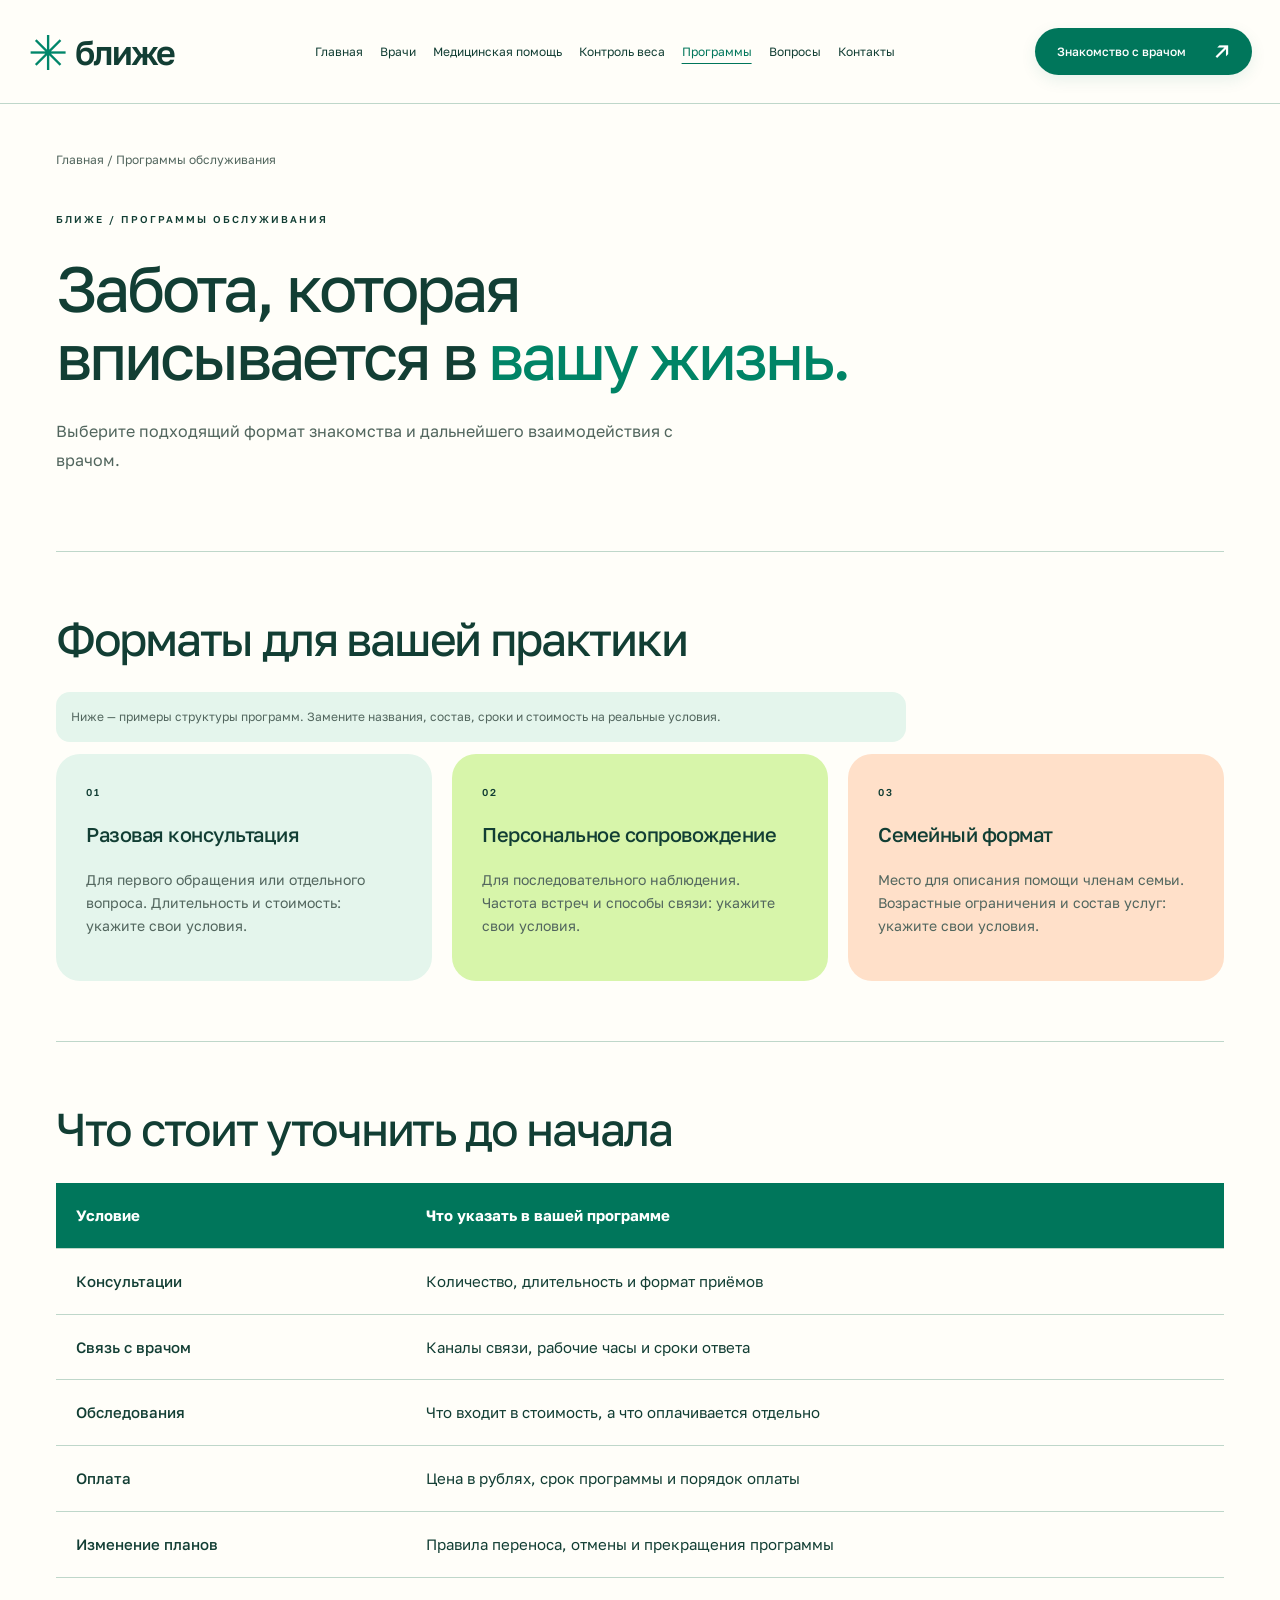
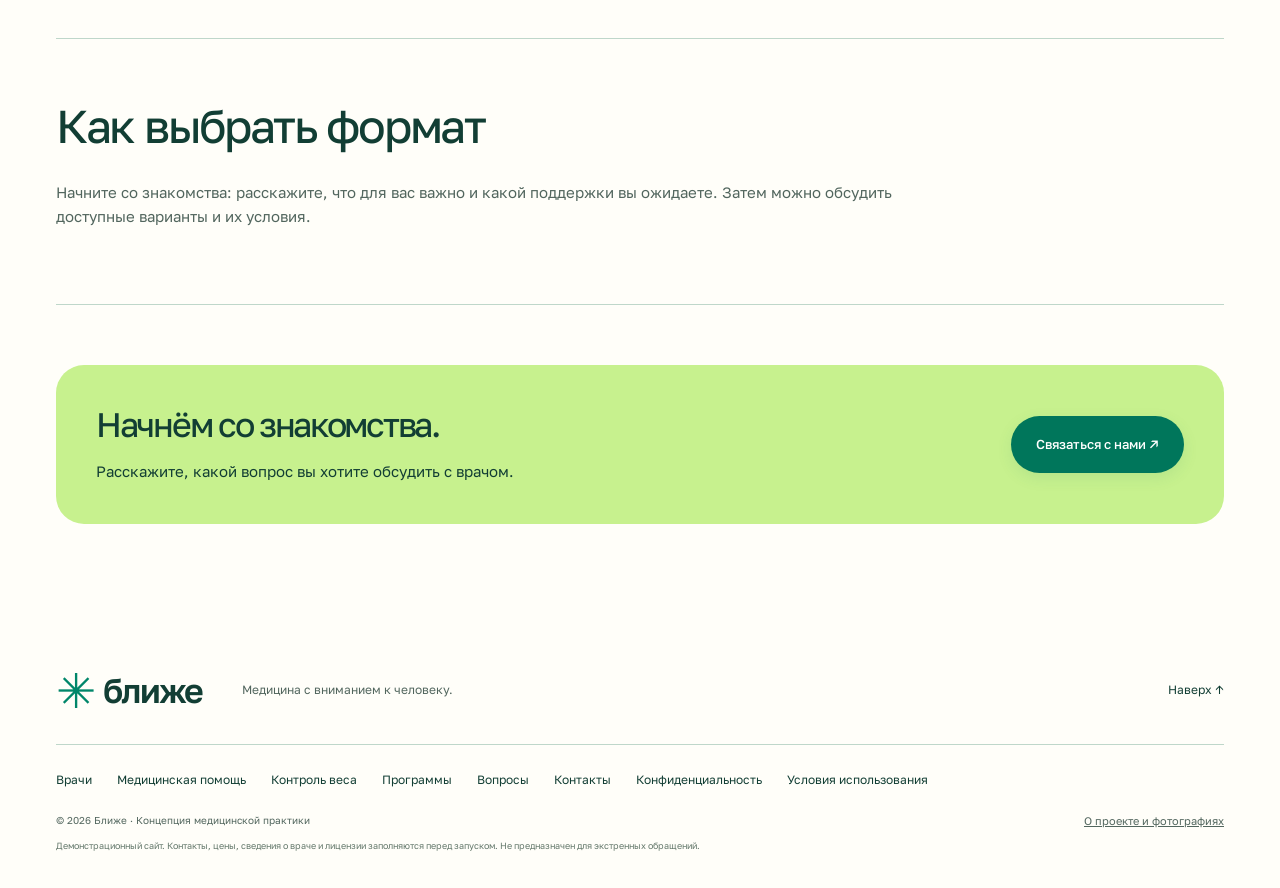
<file: membership.html>
<!DOCTYPE html>
<html lang="ru"><head><meta charset="UTF-8"><meta name="viewport" content="width=device-width, initial-scale=1"><meta name="theme-color" content="#244e40"><meta name="description" content="Программы обслуживания. Выберите подходящий формат знакомства и дальнейшего взаимодействия с врачом."><title>Программы обслуживания — Ближе</title><link rel="stylesheet" href="style.css"><link rel="stylesheet" href="pages.css"></head>
<body><a class="skip" href="#main">Перейти к содержанию</a>
<header class="header"><a href="index.html" class="brand" aria-label="Ближе — главная"><span class="brand-icon">✳</span> ближе<span class="brand-sub">ПЕРСОНАЛЬНАЯ МЕДИЦИНА</span></a><nav aria-label="Основная навигация"><a href="index.html">Главная</a><a href="about-us.html">Врачи</a><a href="primary-care.html">Медицинская помощь</a><a href="weight-loss.html">Контроль веса</a><a href="membership.html" aria-current="page">Программы</a><a href="faq.html">Вопросы</a><a href="contact-us.html">Контакты</a></nav><button class="button small" data-book>Знакомство с врачом <span>↗</span></button><button class="menu" aria-label="Открыть меню" aria-expanded="false">☰</button></header>
<main id="main" class="wrap interior"><div class="page-heading"><a class="breadcrumb" href="index.html">Главная</a><span class="breadcrumb"> / Программы обслуживания</span><div class="eyebrow">БЛИЖЕ / ПРОГРАММЫ ОБСЛУЖИВАНИЯ</div><h1>Забота, которая<br>вписывается в <em>вашу жизнь.</em></h1><p class="lead">Выберите подходящий формат знакомства и дальнейшего взаимодействия с врачом.</p></div><section class="page-section" id=""><h2>Форматы для вашей практики</h2><p class="demo-note">Ниже — примеры структуры программ. Замените названия, состав, сроки и стоимость на реальные условия.</p><div class="info-grid"><article class="info-card"><span class="eyebrow">01</span><h3>Разовая консультация</h3><p>Для первого обращения или отдельного вопроса. Длительность и стоимость: укажите свои условия.</p></article><article class="info-card"><span class="eyebrow">02</span><h3>Персональное сопровождение</h3><p>Для последовательного наблюдения. Частота встреч и способы связи: укажите свои условия.</p></article><article class="info-card"><span class="eyebrow">03</span><h3>Семейный формат</h3><p>Место для описания помощи членам семьи. Возрастные ограничения и состав услуг: укажите свои условия.</p></article></div></section><section class="page-section" id=""><h2>Что стоит уточнить до начала</h2><div class="table-scroll"><table><thead><tr><th>Условие</th><th>Что указать в вашей программе</th></tr></thead><tbody><tr><td>Консультации</td><td>Количество, длительность и формат приёмов</td></tr><tr><td>Связь с врачом</td><td>Каналы связи, рабочие часы и сроки ответа</td></tr><tr><td>Обследования</td><td>Что входит в стоимость, а что оплачивается отдельно</td></tr><tr><td>Оплата</td><td>Цена в рублях, срок программы и порядок оплаты</td></tr><tr><td>Изменение планов</td><td>Правила переноса, отмены и прекращения программы</td></tr></tbody></table></div></section><section class="page-section" id=""><h2>Как выбрать формат</h2><p>Начните со знакомства: расскажите, что для вас важно и какой поддержки вы ожидаете. Затем можно обсудить доступные варианты и их условия.</p></section><section class="page-cta"><div><h2>Начнём со знакомства.</h2><p>Расскажите, какой вопрос вы хотите обсудить с врачом.</p></div><a class="button" href="contact-us.html">Связаться с нами ↗</a></section></main>
<footer class="wrap"><div class="footer-top"><a href="index.html" class="brand"><span class="brand-icon">✳</span> ближе</a><span>Медицина с вниманием к человеку.</span><a href="#main">Наверх ↑</a></div><div class="footer-links"><a href="about-us.html">Врачи</a><a href="primary-care.html">Медицинская помощь</a><a href="weight-loss.html">Контроль веса</a><a href="membership.html">Программы</a><a href="faq.html">Вопросы</a><a href="contact-us.html">Контакты</a><a href="privacy.html">Конфиденциальность</a><a href="terms.html">Условия использования</a></div><div class="footer-bottom"><span>© <span id="year"></span> Ближе · Концепция медицинской практики</span><button class="plain" id="aboutDemo">О проекте и фотографиях</button></div><p class="legal">Демонстрационный сайт. Контакты, цены, сведения о враче и лицензии заполняются перед запуском. Не предназначен для экстренных обращений.</p></footer>
<dialog id="modal"><button class="close" aria-label="Закрыть окно">×</button><div id="modalContent"></div></dialog><div class="toast" role="status" aria-live="polite"></div><script src="app.js"></script><script src="pages.js"></script></body></html>
</file>
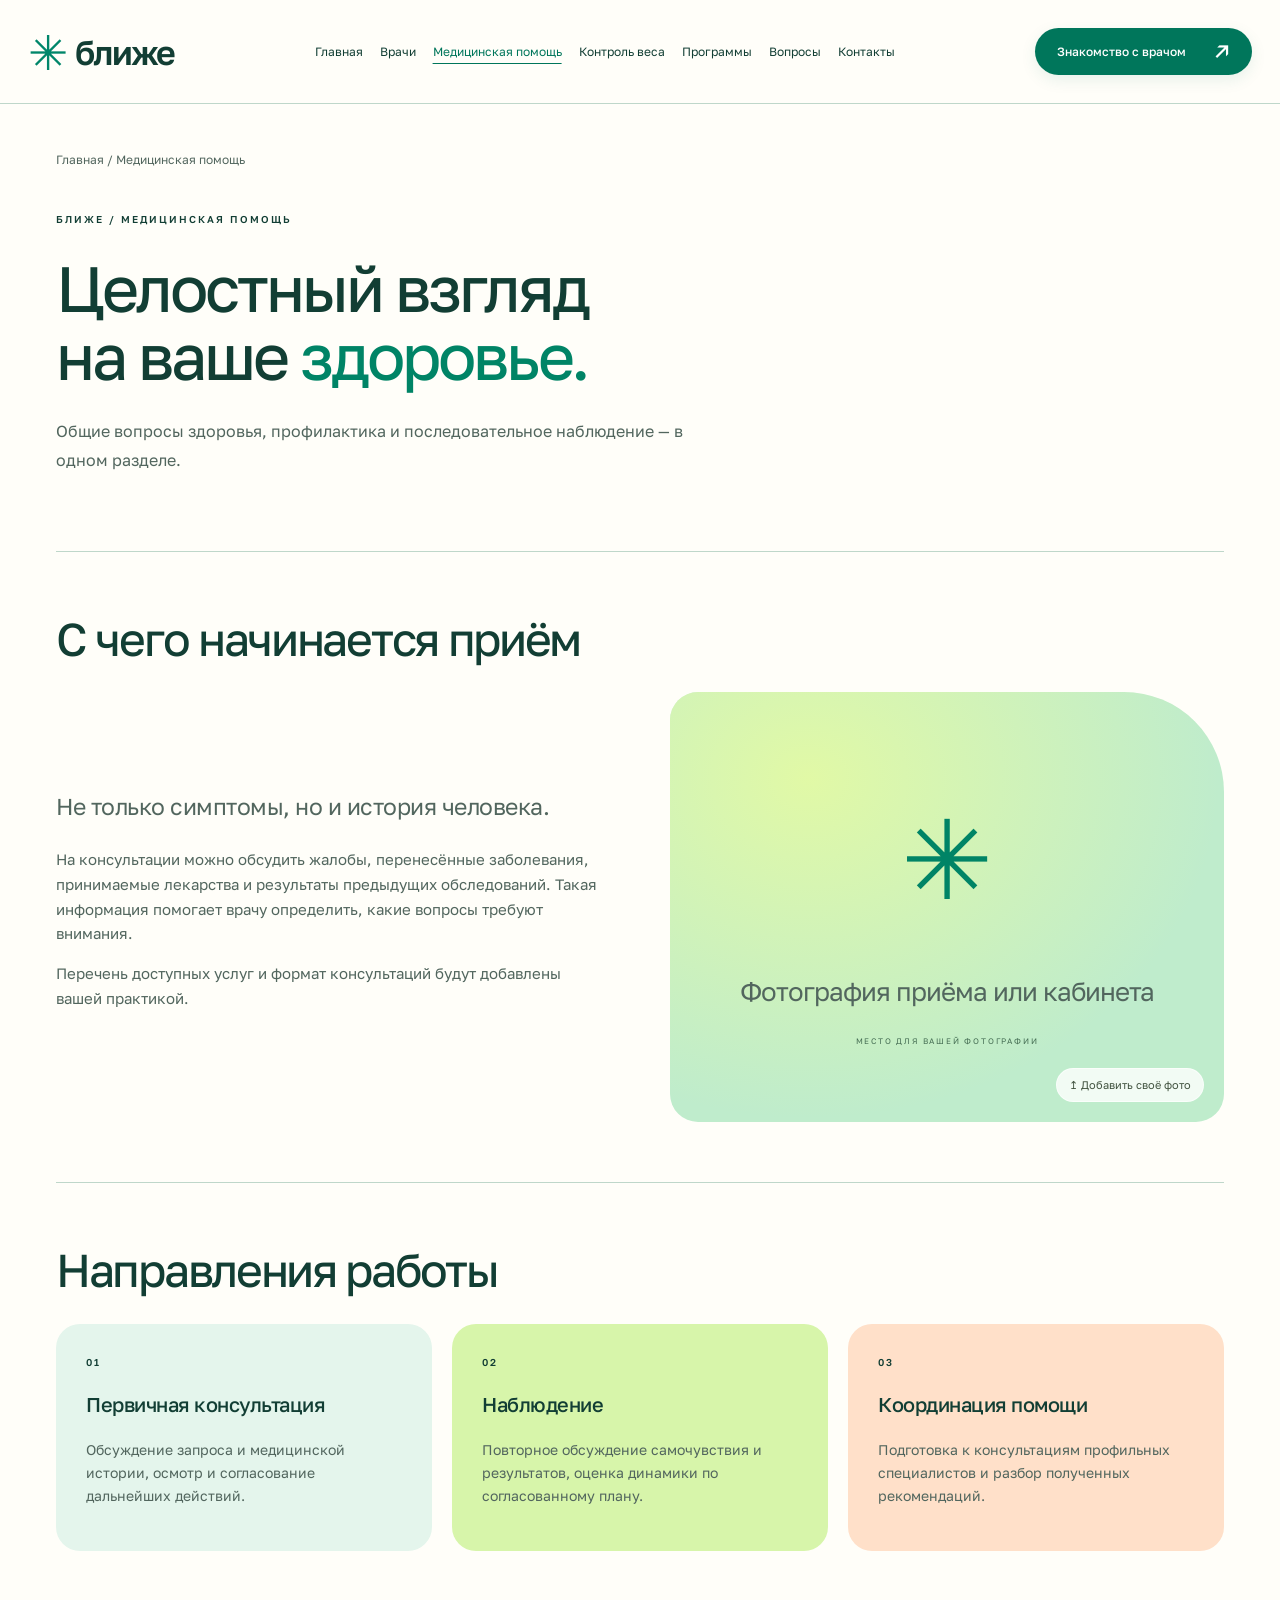
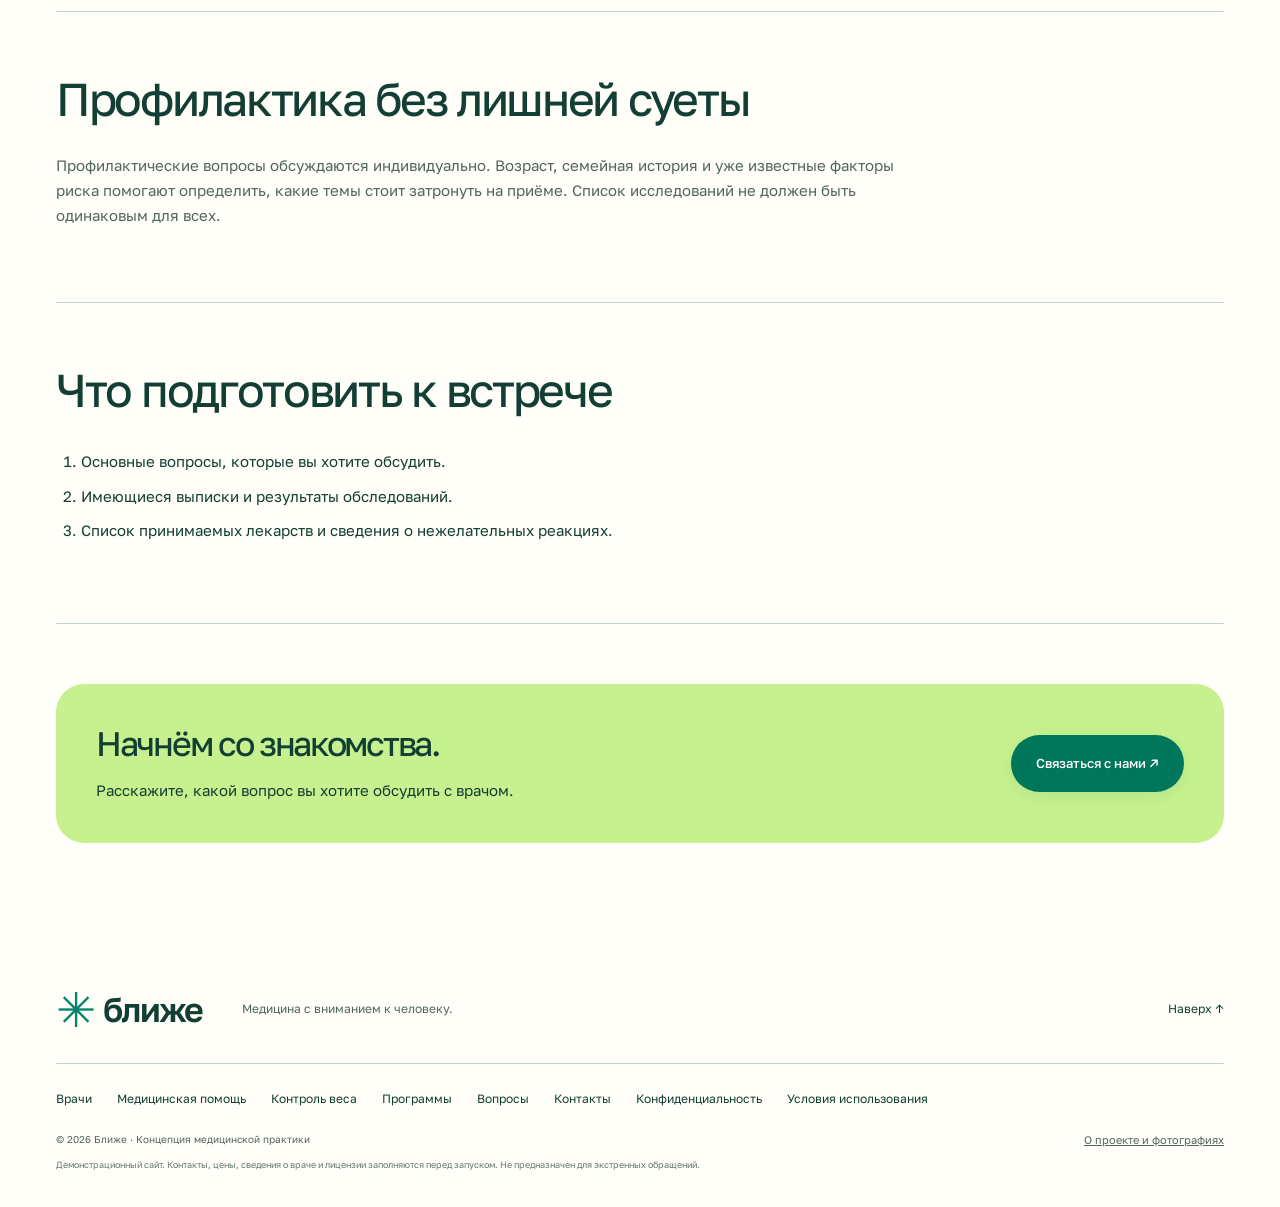
<file: primary-care.html>
<!DOCTYPE html>
<html lang="ru"><head><meta charset="UTF-8"><meta name="viewport" content="width=device-width, initial-scale=1"><meta name="theme-color" content="#244e40"><meta name="description" content="Медицинская помощь. Общие вопросы здоровья, профилактика и последовательное наблюдение — в одном разделе."><title>Медицинская помощь — Ближе</title><link rel="stylesheet" href="style.css"><link rel="stylesheet" href="pages.css"></head>
<body><a class="skip" href="#main">Перейти к содержанию</a>
<header class="header"><a href="index.html" class="brand" aria-label="Ближе — главная"><span class="brand-icon">✳</span> ближе<span class="brand-sub">ПЕРСОНАЛЬНАЯ МЕДИЦИНА</span></a><nav aria-label="Основная навигация"><a href="index.html">Главная</a><a href="about-us.html">Врачи</a><a href="primary-care.html" aria-current="page">Медицинская помощь</a><a href="weight-loss.html">Контроль веса</a><a href="membership.html">Программы</a><a href="faq.html">Вопросы</a><a href="contact-us.html">Контакты</a></nav><button class="button small" data-book>Знакомство с врачом <span>↗</span></button><button class="menu" aria-label="Открыть меню" aria-expanded="false">☰</button></header>
<main id="main" class="wrap interior"><div class="page-heading"><a class="breadcrumb" href="index.html">Главная</a><span class="breadcrumb"> / Медицинская помощь</span><div class="eyebrow">БЛИЖЕ / МЕДИЦИНСКАЯ ПОМОЩЬ</div><h1>Целостный взгляд<br>на ваше <em>здоровье.</em></h1><p class="lead">Общие вопросы здоровья, профилактика и последовательное наблюдение — в одном разделе.</p></div><section class="page-section" id=""><h2>С чего начинается приём</h2><div class="editorial-grid"><div><p class="large-copy">Не только симптомы, но и история человека.</p><p>На консультации можно обсудить жалобы, перенесённые заболевания, принимаемые лекарства и результаты предыдущих обследований. Такая информация помогает врачу определить, какие вопросы требуют внимания.</p><p>Перечень доступных услуг и формат консультаций будут добавлены вашей практикой.</p></div><div class="page-photo photo-slot" id="carePhoto"><div class="portrait-placeholder"><span>✳</span><p>Фотография приёма или кабинета</p><small>МЕСТО ДЛЯ ВАШЕЙ ФОТОГРАФИИ</small></div><label class="photo-upload">↥ Добавить своё фото<input type="file" accept="image/*" data-photo="carePhoto"></label></div></div></section><section class="page-section" id=""><h2>Направления работы</h2><div class="info-grid"><article class="info-card"><span class="eyebrow">01</span><h3>Первичная консультация</h3><p>Обсуждение запроса и медицинской истории, осмотр и согласование дальнейших действий.</p></article><article class="info-card"><span class="eyebrow">02</span><h3>Наблюдение</h3><p>Повторное обсуждение самочувствия и результатов, оценка динамики по согласованному плану.</p></article><article class="info-card"><span class="eyebrow">03</span><h3>Координация помощи</h3><p>Подготовка к консультациям профильных специалистов и разбор полученных рекомендаций.</p></article></div></section><section class="page-section" id="prevention"><h2>Профилактика без лишней суеты</h2><p>Профилактические вопросы обсуждаются индивидуально. Возраст, семейная история и уже известные факторы риска помогают определить, какие темы стоит затронуть на приёме. Список исследований не должен быть одинаковым для всех.</p></section><section class="page-section" id=""><h2>Что подготовить к встрече</h2><ol class="reading-list"><li>Основные вопросы, которые вы хотите обсудить.</li><li>Имеющиеся выписки и результаты обследований.</li><li>Список принимаемых лекарств и сведения о нежелательных реакциях.</li></ol></section><section class="page-cta"><div><h2>Начнём со знакомства.</h2><p>Расскажите, какой вопрос вы хотите обсудить с врачом.</p></div><a class="button" href="contact-us.html">Связаться с нами ↗</a></section></main>
<footer class="wrap"><div class="footer-top"><a href="index.html" class="brand"><span class="brand-icon">✳</span> ближе</a><span>Медицина с вниманием к человеку.</span><a href="#main">Наверх ↑</a></div><div class="footer-links"><a href="about-us.html">Врачи</a><a href="primary-care.html">Медицинская помощь</a><a href="weight-loss.html">Контроль веса</a><a href="membership.html">Программы</a><a href="faq.html">Вопросы</a><a href="contact-us.html">Контакты</a><a href="privacy.html">Конфиденциальность</a><a href="terms.html">Условия использования</a></div><div class="footer-bottom"><span>© <span id="year"></span> Ближе · Концепция медицинской практики</span><button class="plain" id="aboutDemo">О проекте и фотографиях</button></div><p class="legal">Демонстрационный сайт. Контакты, цены, сведения о враче и лицензии заполняются перед запуском. Не предназначен для экстренных обращений.</p></footer>
<dialog id="modal"><button class="close" aria-label="Закрыть окно">×</button><div id="modalContent"></div></dialog><div class="toast" role="status" aria-live="polite"></div><script src="app.js"></script><script src="pages.js"></script></body></html>
</file>
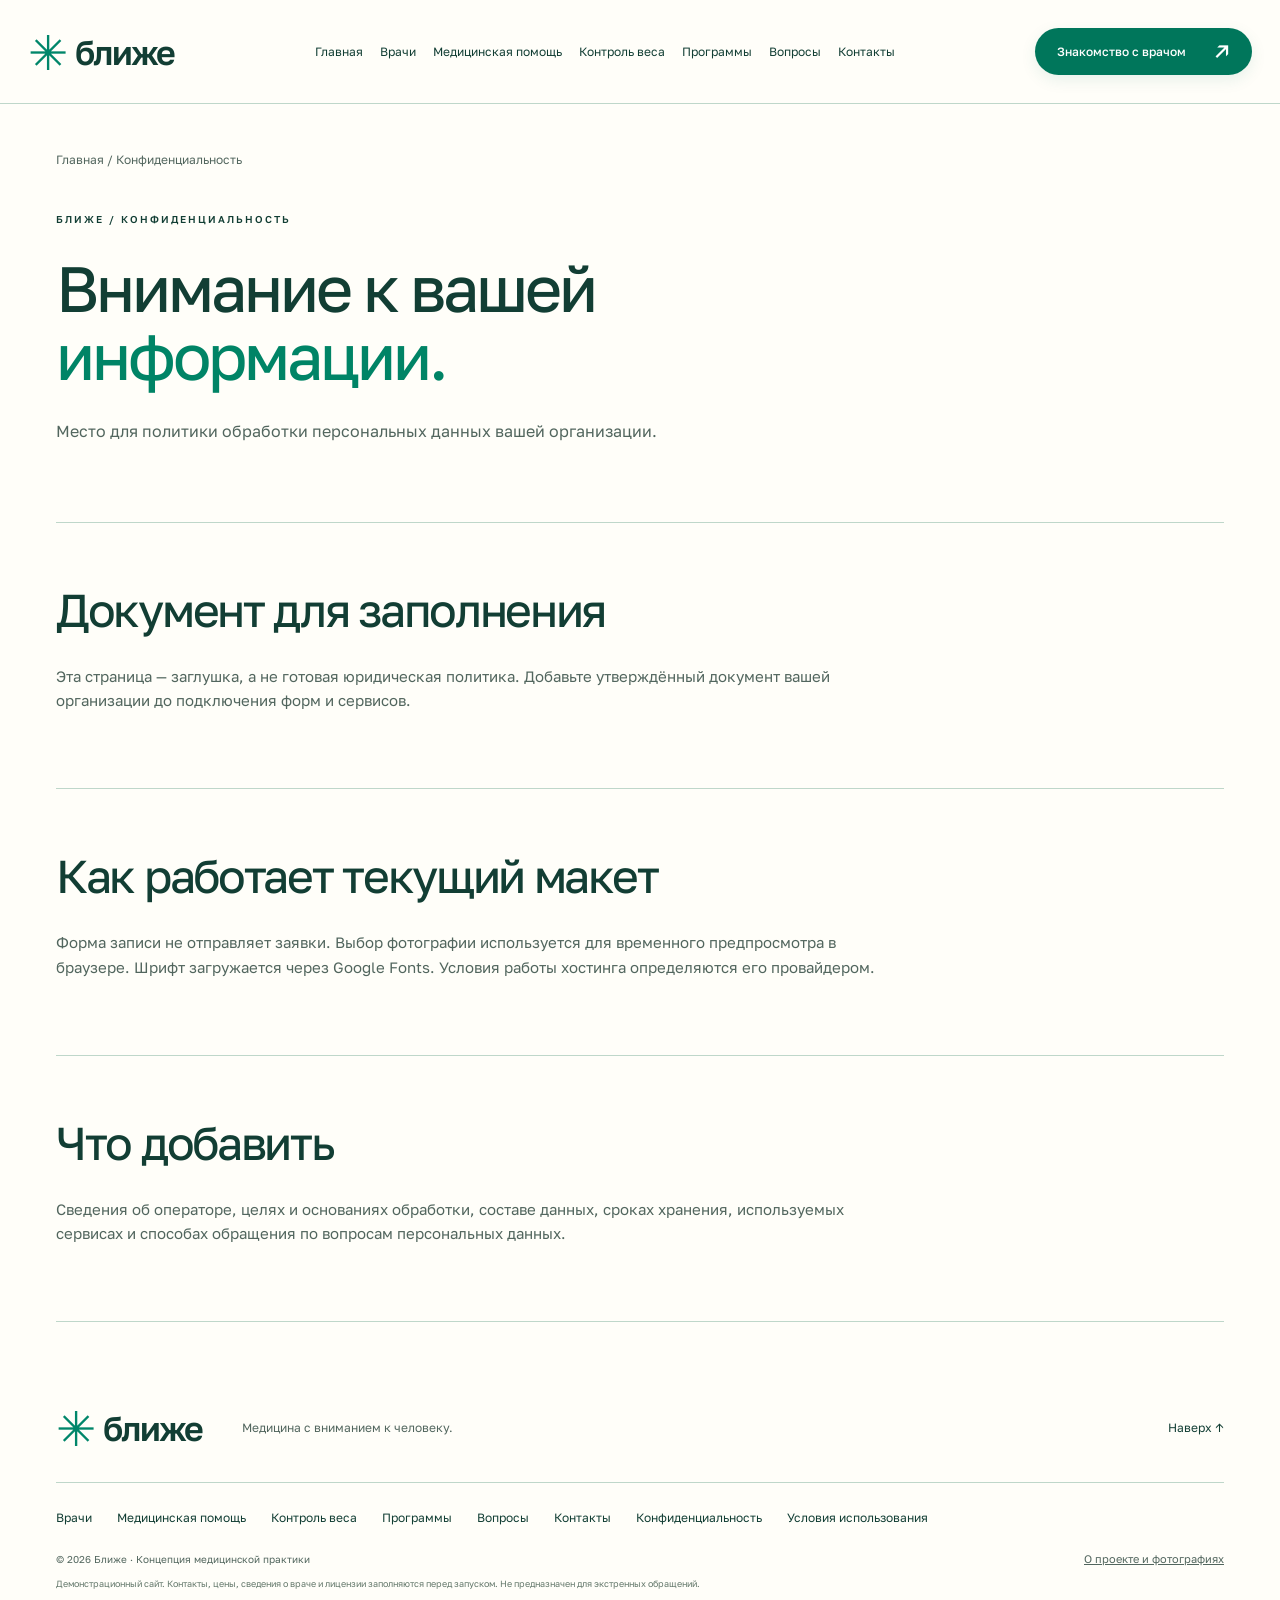
<file: privacy.html>
<!DOCTYPE html>
<html lang="ru"><head><meta charset="UTF-8"><meta name="viewport" content="width=device-width, initial-scale=1"><meta name="theme-color" content="#244e40"><meta name="description" content="Конфиденциальность. Место для политики обработки персональных данных вашей организации."><title>Конфиденциальность — Ближе</title><link rel="stylesheet" href="style.css"><link rel="stylesheet" href="pages.css"></head>
<body><a class="skip" href="#main">Перейти к содержанию</a>
<header class="header"><a href="index.html" class="brand" aria-label="Ближе — главная"><span class="brand-icon">✳</span> ближе<span class="brand-sub">ПЕРСОНАЛЬНАЯ МЕДИЦИНА</span></a><nav aria-label="Основная навигация"><a href="index.html">Главная</a><a href="about-us.html">Врачи</a><a href="primary-care.html">Медицинская помощь</a><a href="weight-loss.html">Контроль веса</a><a href="membership.html">Программы</a><a href="faq.html">Вопросы</a><a href="contact-us.html">Контакты</a></nav><button class="button small" data-book>Знакомство с врачом <span>↗</span></button><button class="menu" aria-label="Открыть меню" aria-expanded="false">☰</button></header>
<main id="main" class="wrap interior"><div class="page-heading"><a class="breadcrumb" href="index.html">Главная</a><span class="breadcrumb"> / Конфиденциальность</span><div class="eyebrow">БЛИЖЕ / КОНФИДЕНЦИАЛЬНОСТЬ</div><h1>Внимание к вашей<br><em>информации.</em></h1><p class="lead">Место для политики обработки персональных данных вашей организации.</p></div><section class="page-section" id=""><h2>Документ для заполнения</h2><p>Эта страница — заглушка, а не готовая юридическая политика. Добавьте утверждённый документ вашей организации до подключения форм и сервисов.</p></section><section class="page-section" id=""><h2>Как работает текущий макет</h2><p>Форма записи не отправляет заявки. Выбор фотографии используется для временного предпросмотра в браузере. Шрифт загружается через Google Fonts. Условия работы хостинга определяются его провайдером.</p></section><section class="page-section" id=""><h2>Что добавить</h2><p>Сведения об операторе, целях и основаниях обработки, составе данных, сроках хранения, используемых сервисах и способах обращения по вопросам персональных данных.</p></section></main>
<footer class="wrap"><div class="footer-top"><a href="index.html" class="brand"><span class="brand-icon">✳</span> ближе</a><span>Медицина с вниманием к человеку.</span><a href="#main">Наверх ↑</a></div><div class="footer-links"><a href="about-us.html">Врачи</a><a href="primary-care.html">Медицинская помощь</a><a href="weight-loss.html">Контроль веса</a><a href="membership.html">Программы</a><a href="faq.html">Вопросы</a><a href="contact-us.html">Контакты</a><a href="privacy.html">Конфиденциальность</a><a href="terms.html">Условия использования</a></div><div class="footer-bottom"><span>© <span id="year"></span> Ближе · Концепция медицинской практики</span><button class="plain" id="aboutDemo">О проекте и фотографиях</button></div><p class="legal">Демонстрационный сайт. Контакты, цены, сведения о враче и лицензии заполняются перед запуском. Не предназначен для экстренных обращений.</p></footer>
<dialog id="modal"><button class="close" aria-label="Закрыть окно">×</button><div id="modalContent"></div></dialog><div class="toast" role="status" aria-live="polite"></div><script src="app.js"></script><script src="pages.js"></script></body></html>
</file>
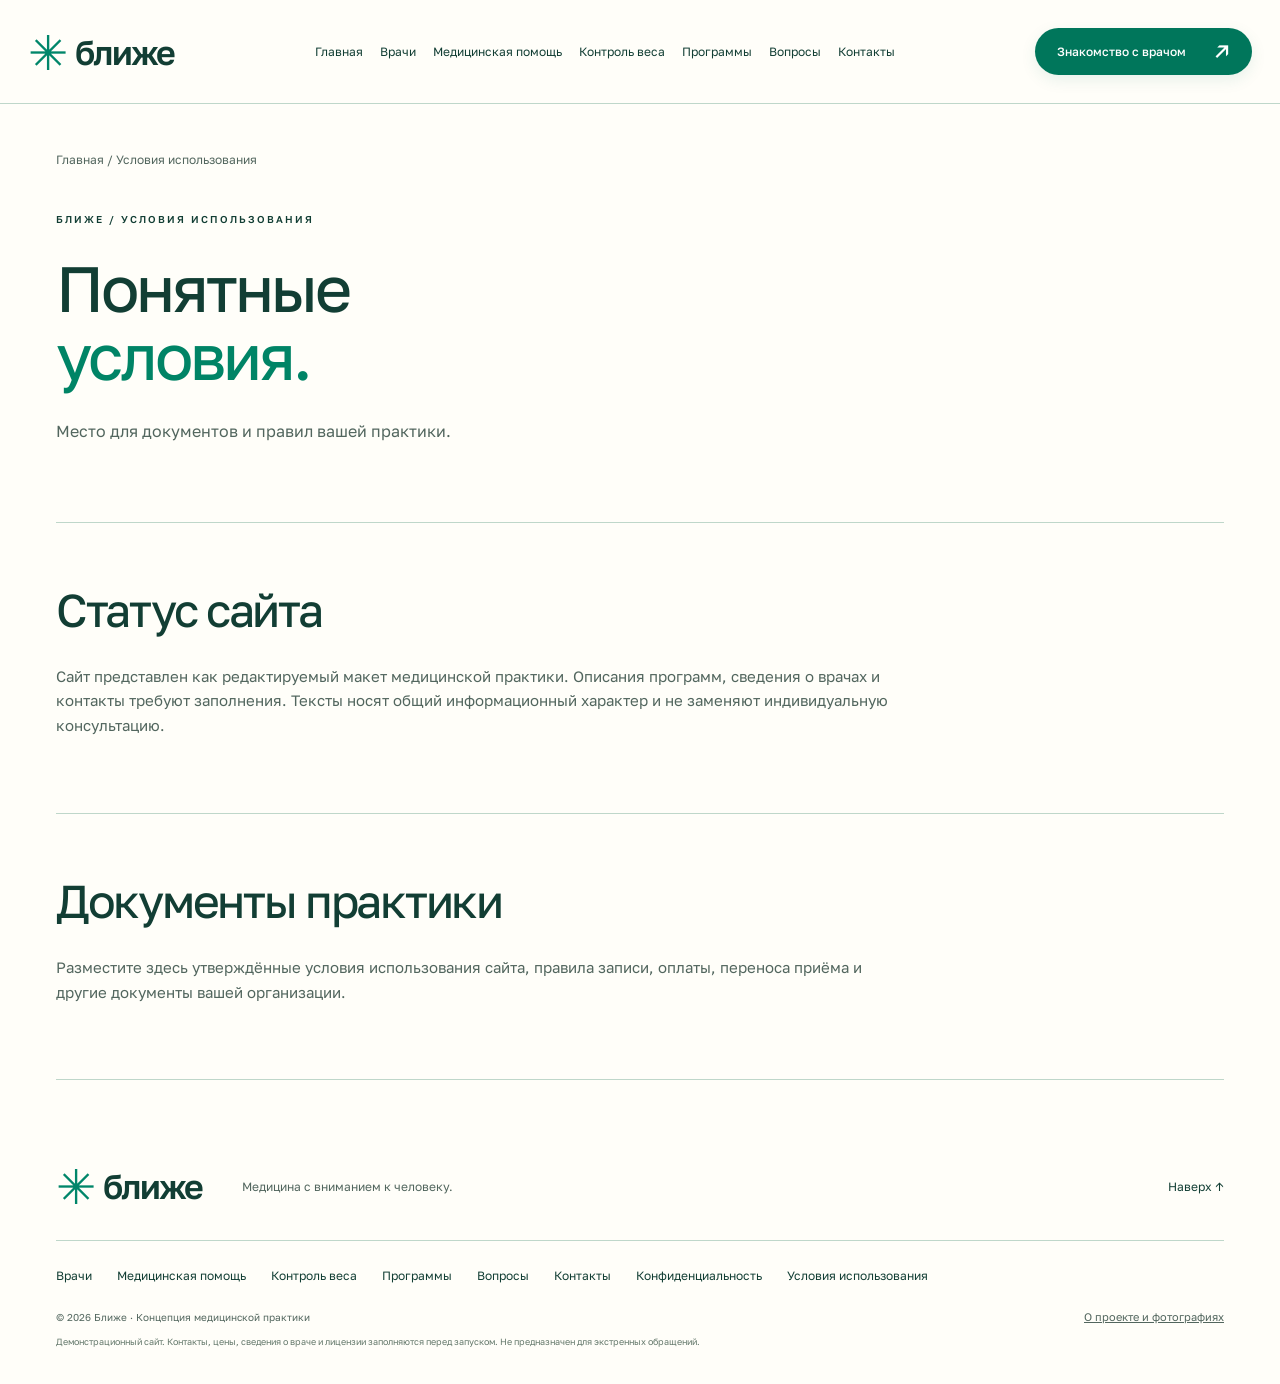
<file: terms.html>
<!DOCTYPE html>
<html lang="ru"><head><meta charset="UTF-8"><meta name="viewport" content="width=device-width, initial-scale=1"><meta name="theme-color" content="#244e40"><meta name="description" content="Условия использования. Место для документов и правил вашей практики."><title>Условия использования — Ближе</title><link rel="stylesheet" href="style.css"><link rel="stylesheet" href="pages.css"></head>
<body><a class="skip" href="#main">Перейти к содержанию</a>
<header class="header"><a href="index.html" class="brand" aria-label="Ближе — главная"><span class="brand-icon">✳</span> ближе<span class="brand-sub">ПЕРСОНАЛЬНАЯ МЕДИЦИНА</span></a><nav aria-label="Основная навигация"><a href="index.html">Главная</a><a href="about-us.html">Врачи</a><a href="primary-care.html">Медицинская помощь</a><a href="weight-loss.html">Контроль веса</a><a href="membership.html">Программы</a><a href="faq.html">Вопросы</a><a href="contact-us.html">Контакты</a></nav><button class="button small" data-book>Знакомство с врачом <span>↗</span></button><button class="menu" aria-label="Открыть меню" aria-expanded="false">☰</button></header>
<main id="main" class="wrap interior"><div class="page-heading"><a class="breadcrumb" href="index.html">Главная</a><span class="breadcrumb"> / Условия использования</span><div class="eyebrow">БЛИЖЕ / УСЛОВИЯ ИСПОЛЬЗОВАНИЯ</div><h1>Понятные<br><em>условия.</em></h1><p class="lead">Место для документов и правил вашей практики.</p></div><section class="page-section" id=""><h2>Статус сайта</h2><p>Сайт представлен как редактируемый макет медицинской практики. Описания программ, сведения о врачах и контакты требуют заполнения. Тексты носят общий информационный характер и не заменяют индивидуальную консультацию.</p></section><section class="page-section" id=""><h2>Документы практики</h2><p>Разместите здесь утверждённые условия использования сайта, правила записи, оплаты, переноса приёма и другие документы вашей организации.</p></section></main>
<footer class="wrap"><div class="footer-top"><a href="index.html" class="brand"><span class="brand-icon">✳</span> ближе</a><span>Медицина с вниманием к человеку.</span><a href="#main">Наверх ↑</a></div><div class="footer-links"><a href="about-us.html">Врачи</a><a href="primary-care.html">Медицинская помощь</a><a href="weight-loss.html">Контроль веса</a><a href="membership.html">Программы</a><a href="faq.html">Вопросы</a><a href="contact-us.html">Контакты</a><a href="privacy.html">Конфиденциальность</a><a href="terms.html">Условия использования</a></div><div class="footer-bottom"><span>© <span id="year"></span> Ближе · Концепция медицинской практики</span><button class="plain" id="aboutDemo">О проекте и фотографиях</button></div><p class="legal">Демонстрационный сайт. Контакты, цены, сведения о враче и лицензии заполняются перед запуском. Не предназначен для экстренных обращений.</p></footer>
<dialog id="modal"><button class="close" aria-label="Закрыть окно">×</button><div id="modalContent"></div></dialog><div class="toast" role="status" aria-live="polite"></div><script src="app.js"></script><script src="pages.js"></script></body></html>
</file>
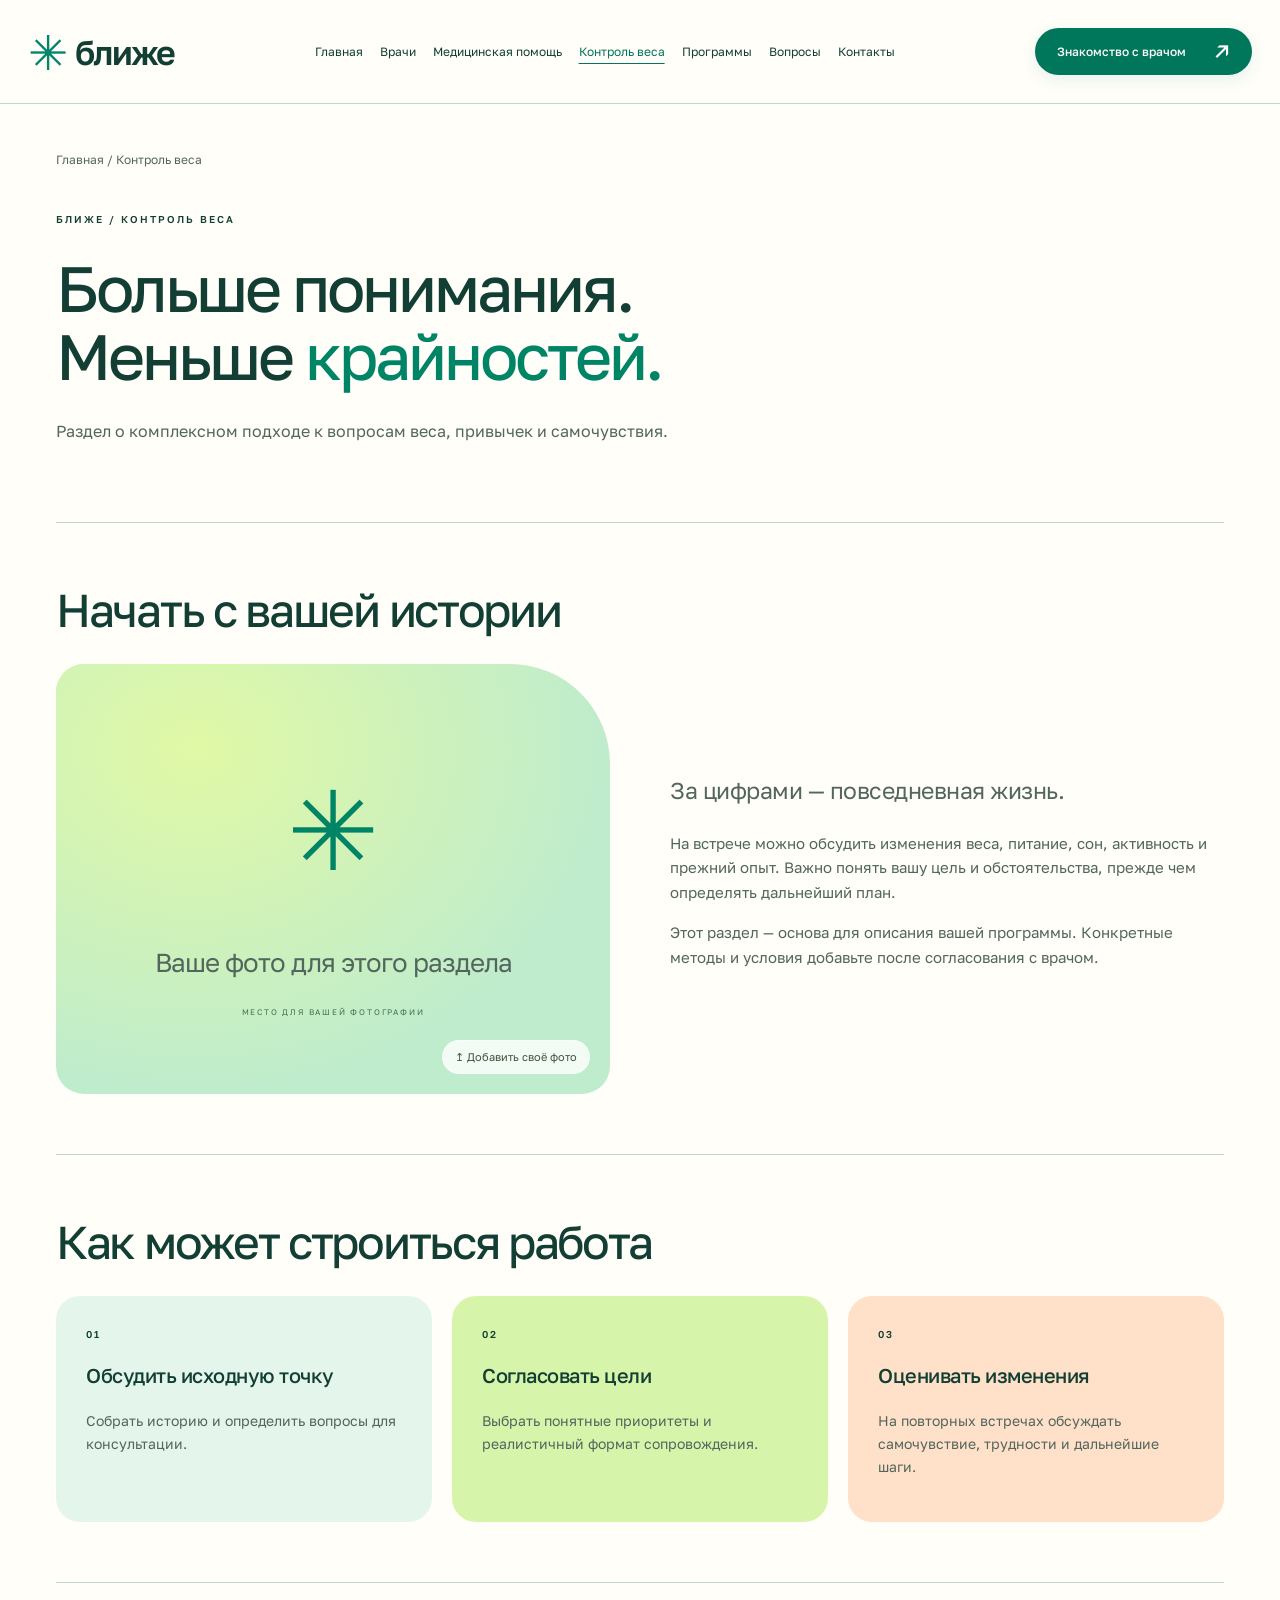
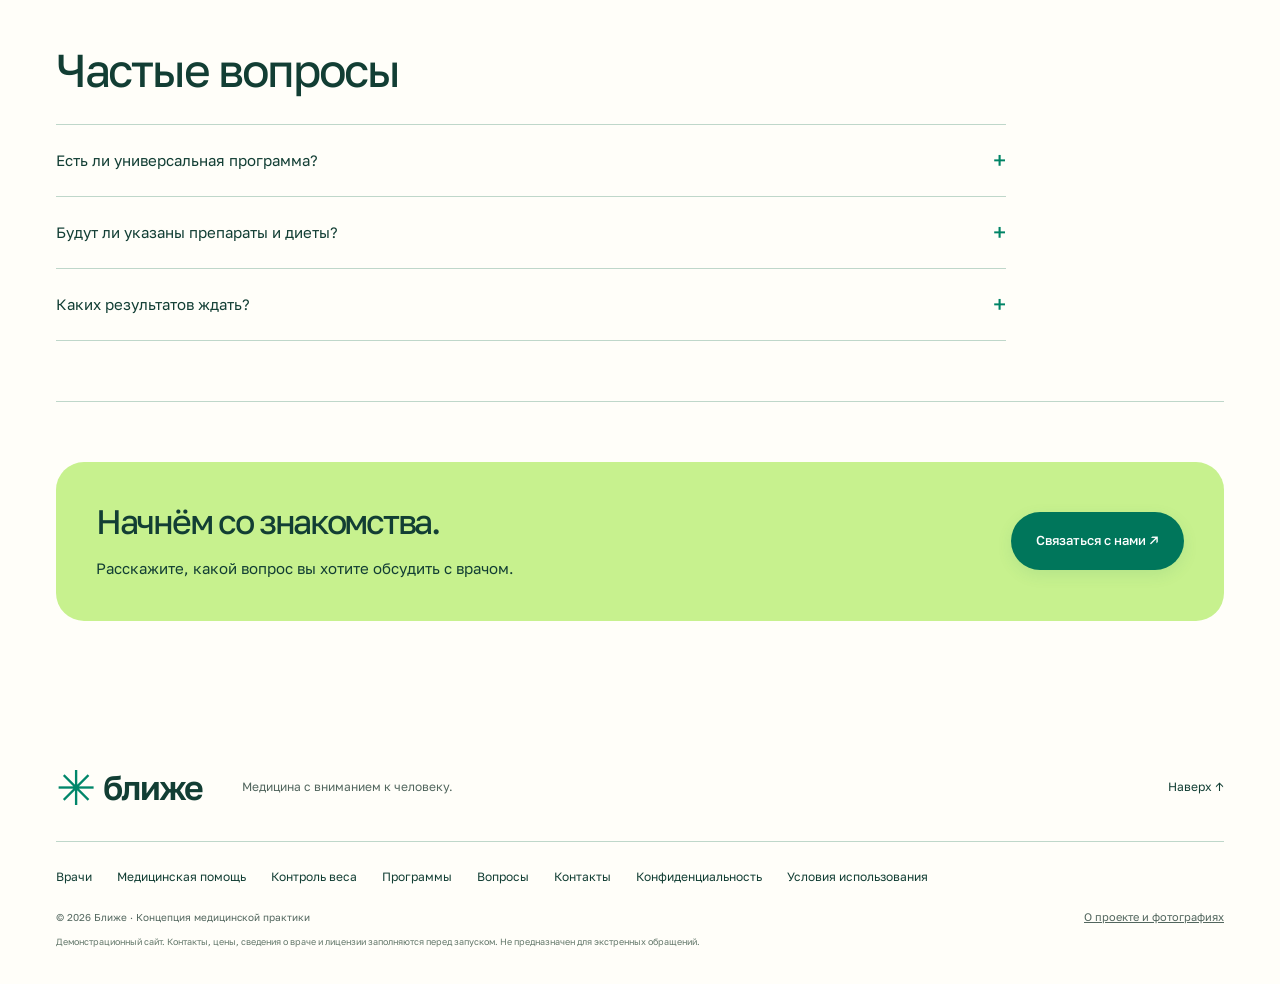
<file: weight-loss.html>
<!DOCTYPE html>
<html lang="ru"><head><meta charset="UTF-8"><meta name="viewport" content="width=device-width, initial-scale=1"><meta name="theme-color" content="#244e40"><meta name="description" content="Контроль веса. Раздел о комплексном подходе к вопросам веса, привычек и самочувствия."><title>Контроль веса — Ближе</title><link rel="stylesheet" href="style.css"><link rel="stylesheet" href="pages.css"></head>
<body><a class="skip" href="#main">Перейти к содержанию</a>
<header class="header"><a href="index.html" class="brand" aria-label="Ближе — главная"><span class="brand-icon">✳</span> ближе<span class="brand-sub">ПЕРСОНАЛЬНАЯ МЕДИЦИНА</span></a><nav aria-label="Основная навигация"><a href="index.html">Главная</a><a href="about-us.html">Врачи</a><a href="primary-care.html">Медицинская помощь</a><a href="weight-loss.html" aria-current="page">Контроль веса</a><a href="membership.html">Программы</a><a href="faq.html">Вопросы</a><a href="contact-us.html">Контакты</a></nav><button class="button small" data-book>Знакомство с врачом <span>↗</span></button><button class="menu" aria-label="Открыть меню" aria-expanded="false">☰</button></header>
<main id="main" class="wrap interior"><div class="page-heading"><a class="breadcrumb" href="index.html">Главная</a><span class="breadcrumb"> / Контроль веса</span><div class="eyebrow">БЛИЖЕ / КОНТРОЛЬ ВЕСА</div><h1>Больше понимания.<br>Меньше <em>крайностей.</em></h1><p class="lead">Раздел о комплексном подходе к вопросам веса, привычек и самочувствия.</p></div><section class="page-section" id=""><h2>Начать с вашей истории</h2><div class="editorial-grid"><div class="page-photo photo-slot" id="weightPhoto"><div class="portrait-placeholder"><span>✳</span><p>Ваше фото для этого раздела</p><small>МЕСТО ДЛЯ ВАШЕЙ ФОТОГРАФИИ</small></div><label class="photo-upload">↥ Добавить своё фото<input type="file" accept="image/*" data-photo="weightPhoto"></label></div><div><p class="large-copy">За цифрами — повседневная жизнь.</p><p>На встрече можно обсудить изменения веса, питание, сон, активность и прежний опыт. Важно понять вашу цель и обстоятельства, прежде чем определять дальнейший план.</p><p>Этот раздел — основа для описания вашей программы. Конкретные методы и условия добавьте после согласования с врачом.</p></div></div></section><section class="page-section" id=""><h2>Как может строиться работа</h2><div class="info-grid"><article class="info-card"><span class="eyebrow">01</span><h3>Обсудить исходную точку</h3><p>Собрать историю и определить вопросы для консультации.</p></article><article class="info-card"><span class="eyebrow">02</span><h3>Согласовать цели</h3><p>Выбрать понятные приоритеты и реалистичный формат сопровождения.</p></article><article class="info-card"><span class="eyebrow">03</span><h3>Оценивать изменения</h3><p>На повторных встречах обсуждать самочувствие, трудности и дальнейшие шаги.</p></article></div></section><section class="page-section" id=""><h2>Частые вопросы</h2><div class="questions"><details><summary>Есть ли универсальная программа?<span>+</span></summary><p>Содержание программы определяется индивидуально. Здесь вы сможете описать собственные форматы работы и критерии участия.</p></details><details><summary>Будут ли указаны препараты и диеты?<span>+</span></summary><p>На странице нет персональных назначений. Решения о лечении принимаются врачом после оценки конкретной ситуации.</p></details><details><summary>Каких результатов ждать?<span>+</span></summary><p>Сроки и результаты индивидуальны. Добавьте описание своего подхода без гарантий конкретного изменения веса.</p></details></div></section><section class="page-cta"><div><h2>Начнём со знакомства.</h2><p>Расскажите, какой вопрос вы хотите обсудить с врачом.</p></div><a class="button" href="contact-us.html">Связаться с нами ↗</a></section></main>
<footer class="wrap"><div class="footer-top"><a href="index.html" class="brand"><span class="brand-icon">✳</span> ближе</a><span>Медицина с вниманием к человеку.</span><a href="#main">Наверх ↑</a></div><div class="footer-links"><a href="about-us.html">Врачи</a><a href="primary-care.html">Медицинская помощь</a><a href="weight-loss.html">Контроль веса</a><a href="membership.html">Программы</a><a href="faq.html">Вопросы</a><a href="contact-us.html">Контакты</a><a href="privacy.html">Конфиденциальность</a><a href="terms.html">Условия использования</a></div><div class="footer-bottom"><span>© <span id="year"></span> Ближе · Концепция медицинской практики</span><button class="plain" id="aboutDemo">О проекте и фотографиях</button></div><p class="legal">Демонстрационный сайт. Контакты, цены, сведения о враче и лицензии заполняются перед запуском. Не предназначен для экстренных обращений.</p></footer>
<dialog id="modal"><button class="close" aria-label="Закрыть окно">×</button><div id="modalContent"></div></dialog><div class="toast" role="status" aria-live="polite"></div><script src="app.js"></script><script src="pages.js"></script></body></html>
</file>
<file: style.css>
@import url('https://fonts.googleapis.com/css2?family=Golos+Text:wght@400;450;500;550;600;650;700&display=swap');
:root{--primary:#244e40;--on-primary:#fff;--container:#dce8d6;--surface:#fafbf7;--surface-low:#f1f4ec;--ink:#253b32;--muted:#6b756d;--outline:#d7ded3;--ease:cubic-bezier(.2,0,0,1)}*{box-sizing:border-box}html{scroll-behavior:smooth;scroll-padding-top:110px}body{margin:0;background:var(--surface);color:var(--ink);font-family:'Golos Text',Arial,sans-serif;font-size:15px;line-height:1.65}button,a,input{ -webkit-tap-highlight-color:transparent}a{color:inherit;text-decoration:none}button{font:inherit;cursor:pointer}button,a,summary{touch-action:manipulation}button{border:0}button:focus-visible,a:focus-visible,summary:focus-visible,label:focus-within{outline:3px solid #a17838;outline-offset:5px}::selection{background:#d9e6b7}.wrap{width:min(1280px,calc(100% - 112px));margin-inline:auto}.header{height:104px;padding:0 56px;display:flex;align-items:center;gap:32px;border-bottom:1px solid var(--outline);background:#fafbf7f5;position:sticky;top:0;z-index:10;backdrop-filter:blur(16px)}.brand{display:flex;align-items:center;font-size:34px;font-weight:600;letter-spacing:-1.8px;gap:9px;white-space:nowrap;line-height:1}.brand-icon{font-size:48px;font-weight:400;line-height:1}.brand-sub{font-size:8px;line-height:1.5;letter-spacing:1.4px;max-width:94px;white-space:normal;margin-left:12px;padding-left:18px;border-left:1px solid var(--outline)}nav{display:flex;gap:28px;margin:auto;font-size:13px}nav a:hover{color:#788e49}.button{background:var(--primary);color:white;padding:18px 25px;border-radius:100px;display:inline-flex;align-items:center;justify-content:center;gap:28px;font-size:13px;font-weight:500;transition:background .2s,box-shadow .2s,transform .2s}.button:hover{background:#34614e;box-shadow:0 6px 20px #244e4020;transform:translateY(-2px)}.button span{font-size:21px;line-height:1}.button.small{padding:13px 22px;font-size:12px}.menu{display:none}.hero{display:grid;grid-template-columns:1fr 1fr;gap:50px;padding-block:55px 60px;align-items:center}.eyebrow{font-size:10px;letter-spacing:2px;font-weight:550;display:flex;align-items:center;gap:10px}.dot{width:6px;height:6px;border-radius:50%;background:#748654}h1{font-size:clamp(56px,5.6vw,84px);letter-spacing:-4.5px;line-height:1.06;font-weight:450;margin:27px 0}em{font-style:normal;color:#7b8a58}h2{font-weight:450;font-size:clamp(36px,3.6vw,52px);letter-spacing:-2.3px;line-height:1.15;margin:22px 0 28px}h3{font-size:20px;font-weight:500;letter-spacing:-.5px;line-height:1.35}.lead{font-size:16px;line-height:1.8;color:var(--muted)}.hero-actions{display:flex;align-items:center;gap:25px;margin-top:31px}.text-link{font-size:12px;display:flex;gap:13px;align-items:center}.text-link:hover{text-decoration:underline}.hero-note{display:flex;gap:12px;align-items:center;margin-top:37px;font-size:11px;color:var(--muted)}.hero-note p{margin:0}.hero-note strong{font-weight:500;color:var(--ink)}.note-icon{font-size:26px;width:42px;height:42px;border:1px solid var(--outline);border-radius:50%;text-align:center}.hero-visual{height:590px;border-radius:160px 28px 28px 28px;position:relative;background:#e4e5d9}.photo-slot{overflow:hidden;isolation:isolate;background-size:cover;background-position:center}.art{height:100%;position:relative;background:linear-gradient(120deg,#e4e7dc,#d6d9c7 55%,#afba9f);overflow:hidden}.arch{position:absolute;left:14%;top:10%;height:95%;width:68%;border-radius:200px 200px 0 0;background:linear-gradient(100deg,#c7cdbb,#f5f0df);box-shadow:inset 16px 3px 30px #60745926,18px 9px 40px #87947626}.sun{position:absolute;width:180px;height:180px;background:#fff9de55;filter:blur(30px);top:20%;right:4%}.vase{position:absolute;width:120px;height:160px;background:linear-gradient(90deg,#a2a68c,#d4d4bc 45%,#aeb197);border-radius:25% 25% 40% 40%;left:49%;bottom:14%;box-shadow:20px 18px 26px #65704d33}.branch{position:absolute;width:7px;height:290px;background:#6d7956;bottom:39%;left:60%;transform:rotate(-19deg);transform-origin:bottom;border-radius:100%}.branch:before,.branch:after{content:'';position:absolute;width:53px;height:110px;background:linear-gradient(100deg,#6d805e,#a6b08a);border-radius:0 100% 0 100%;left:-48px;top:30px;transform:rotate(-5deg)}.branch:after{left:2px;top:75px;transform:scaleX(-1);width:40px;height:85px}.b2{transform:rotate(24deg);height:240px}.b3{transform:rotate(-47deg);height:210px}.art-caption{position:absolute;left:30px;bottom:25px;font-size:10px;letter-spacing:2px;color:#576246}.floating-note{position:absolute;bottom:95px;left:25px;right:25px;border:1px solid #ffffffaa;background:#fafbf6ec;backdrop-filter:blur(12px);border-radius:22px;display:flex;align-items:center;gap:14px;padding:22px;font-size:14px;box-shadow:0 8px 40px #29422b10}.floating-note strong{font-weight:500}.round-icon{border-radius:50%;background:#e4ebdb;font-size:27px;width:49px;height:49px;text-align:center}.spark{margin-left:auto;font-size:34px;color:#8a986b}.visual-label{position:absolute;top:26px;right:25px;font-size:8px;line-height:1.7;letter-spacing:1.8px;color:#4d614f}.photo-upload{position:absolute;bottom:20px;right:20px;background:#ffffffc9;border:1px solid #fff9;color:#425340;border-radius:30px;padding:7px 12px;font-size:11px;cursor:pointer;z-index:2}.photo-upload input{position:absolute;width:1px;height:1px;opacity:0}.photo-slot.has-photo>.art,.photo-slot.has-photo>.portrait-placeholder{visibility:hidden}.principles{border-block:1px solid var(--outline);display:flex;justify-content:space-between;align-items:center;padding-block:25px;font-size:12px}.principles i{font-size:21px;color:#9ba67e;font-style:normal}.section{padding-block:100px}.approach{display:grid;grid-template-columns:1fr 1.15fr;gap:100px}.large-copy{font-size:23px;line-height:1.55;letter-spacing:-.5px;margin:0 0 22px}.muted{color:var(--muted);font-size:14px;line-height:1.85}.approach-right{padding-top:36px}.approach-grid{display:grid;grid-template-columns:1fr 1fr;gap:35px;margin-top:35px;padding-top:30px;border-top:1px solid var(--outline)}.approach-grid p{font-size:13px;color:var(--muted)}.line-icon{font-size:28px;color:#78885a}.care{background:var(--surface-low)}.section-heading{display:flex;align-items:center;justify-content:space-between;gap:30px}.cards{display:grid;grid-template-columns:repeat(3,1fr);gap:18px;margin-top:24px}.service-card{background:var(--surface);padding:30px;border-radius:26px;text-align:left;position:relative;color:var(--ink);transition:transform .3s var(--ease),background .3s}.service-card:hover{transform:translateY(-7px);background:#e3ebda}.card-icon{display:block;background:#e7eddc;border-radius:17px;width:53px;height:53px;line-height:53px;text-align:center;font-size:28px}.card-number{position:absolute;right:28px;top:38px;color:#9ca58e;font-size:11px}.service-card h3{margin-top:30px;font-size:23px}.service-card p{font-size:13px;color:var(--muted);min-height:64px;max-width:260px}.card-bottom{border-top:1px solid var(--outline);margin-top:28px;padding-top:19px;display:flex;justify-content:space-between;font-size:12px}.card-bottom span{font-size:21px}.section-footnote{font-size:10px;color:var(--muted);margin-top:22px}.doctor{display:grid;grid-template-columns:1fr 1fr;gap:100px;align-items:center}.doctor-portrait{height:540px;border-radius:28px 28px 160px 28px;background:#e5e8de}.portrait-placeholder{display:flex;flex-direction:column;align-items:center;justify-content:center;height:100%;background:radial-gradient(ellipse at 25% 20%,#f2f1e5,transparent 60%);text-align:center}.portrait-placeholder>span{font-size:110px;color:#a6b28d}.portrait-placeholder p{font-size:26px;line-height:1.3;letter-spacing:-1px;color:#7a876a}.portrait-placeholder small{font-size:8px;letter-spacing:1.8px;max-width:220px;color:#8b957f}.doctor-copy .large-copy{font-size:19px}.doctor-name{display:flex;flex-direction:column;border-top:1px solid var(--outline);padding-top:22px;margin:26px 0}.doctor-name strong{font-size:15px;font-weight:500}.doctor-name span{font-size:11px;color:var(--muted);margin-top:4px}.tonal{background:var(--container);color:var(--primary)}.tonal:hover{background:#ccdcbc}.journey{border-top:1px solid var(--outline)}.steps{display:grid;grid-template-columns:repeat(3,1fr);gap:50px;margin-top:45px}.steps article{border-top:1px solid var(--outline);padding-top:24px}.steps article>span{display:block;color:#849464;font-size:12px}.steps h3{margin-top:30px}.steps p{font-size:13px;color:var(--muted);max-width:290px}.faq{display:grid;grid-template-columns:1fr 1.4fr;gap:70px;padding-top:40px}.questions{border-top:1px solid var(--outline)}details{border-bottom:1px solid var(--outline);padding:23px 0}summary{cursor:pointer;list-style:none;display:flex;justify-content:space-between;gap:30px;font-size:15px}summary::-webkit-details-marker{display:none}summary span{font-size:24px;line-height:1;color:#7c8c63}details[open] summary span{transform:rotate(45deg)}details p{font-size:13px;color:var(--muted);margin-bottom:0;padding-right:30px}.contact{background:var(--primary);color:#fff;border-radius:32px;padding:58px 65px;position:relative;overflow:hidden}.contact h2{font-size:46px;margin-bottom:20px}.contact em{color:#c5d6a2}.contact p{color:#cad8cf;font-size:13px;margin-bottom:28px}.contact .eyebrow{color:#c5d6a2}.light{background:#e0ebce;color:var(--primary)}.light:hover{background:#eff6e3}.contact-flower{position:absolute;font-size:330px;right:50px;top:0;color:#829b6d;line-height:1.2;opacity:.45;pointer-events:none}footer{padding-block:52px 25px}.footer-top{display:flex;align-items:center;gap:40px;border-bottom:1px solid var(--outline);padding-bottom:30px}.footer-top>span{font-size:12px;color:var(--muted)}.footer-top>a:last-child{margin-left:auto;font-size:12px}.footer-bottom{display:flex;justify-content:space-between;align-items:center;margin-top:22px;font-size:10px;color:var(--muted)}.plain{background:none;color:inherit;padding:0;font-size:11px;text-decoration:underline}.legal{font-size:9px;color:#8a938a;max-width:850px}.skip{position:fixed;top:-100px;z-index:40;background:white;padding:15px}.skip:focus{top:10px}dialog{border:0;border-radius:28px;padding:44px;width:min(520px,calc(100% - 32px));background:var(--surface);color:var(--ink);box-shadow:0 20px 100px #18332640}dialog::backdrop{background:#182c2766;backdrop-filter:blur(5px)}dialog h2{font-size:32px;padding-right:20px}dialog p{font-size:14px;color:var(--muted)}.close{position:absolute;top:14px;right:18px;border-radius:50%;width:34px;height:34px;background:var(--surface-low);font-size:25px;color:var(--ink)}.choices{display:grid;gap:10px;margin:25px 0}.choice{padding:17px;border:1px solid var(--outline);border-radius:16px;background:transparent;text-align:left;color:var(--ink)}.choice[aria-pressed=true]{border:2px solid var(--primary);padding:16px;background:var(--container)}.choice small{display:block;color:var(--muted);font-size:11px}.demo-note{background:var(--surface-low);padding:15px;border-radius:14px;font-size:12px!important}.toast{position:fixed;bottom:25px;left:50%;transform:translate(-50%,20px);opacity:0;pointer-events:none;transition:.25s;background:var(--primary);color:white;padding:14px 24px;border-radius:14px;z-index:50;font-size:12px;max-width:90%;width:max-content}.toast.visible{opacity:1;transform:translate(-50%,0)}
@media(min-width:1600px){.hero{gap:90px}.hero-visual{height:640px}}@media(max-width:1100px){.wrap{width:calc(100% - 64px)}.header{padding-inline:32px;gap:20px}.brand-sub{display:none}nav{gap:18px}.hero{gap:30px}.hero-visual{height:550px}h1{font-size:65px}.hero-actions{align-items:flex-start;flex-direction:column;gap:18px}.hero-note{margin-top:25px}.approach,.doctor{gap:55px}.contact-flower{right:20px;font-size:250px;top:70px}.contact>div{position:relative;z-index:1}}@media(max-width:760px){.wrap{width:calc(100% - 40px)}.header{height:78px;padding:0 20px;gap:15px}.brand{font-size:28px}.brand-icon{font-size:39px}.header .small{margin-left:auto;font-size:10px;padding:11px 14px;gap:10px}.header .small span{display:none}.menu{display:block;background:transparent;color:var(--primary);font-size:24px;padding:5px}nav{display:none;position:absolute;left:0;right:0;top:77px;padding:25px;background:var(--surface);box-shadow:0 15px 20px #244e4010}nav.open{display:flex;flex-direction:column}.hero{grid-template-columns:1fr;padding-top:38px;gap:32px;padding-bottom:35px}h1{font-size:62px;letter-spacing:-3.8px}.lead{font-size:14px}.hero-actions{flex-direction:row;align-items:center;gap:18px}.hero-actions .button{font-size:11px;padding:17px;gap:14px}.hero-actions .text-link{font-size:10px}.hero-note{display:none}.hero-visual{height:420px;border-top-left-radius:120px}.floating-note{bottom:75px;padding:16px;font-size:12px}.principles{display:grid;grid-template-columns:1fr 1fr;gap:15px;font-size:10px;padding-block:20px}.principles i{display:none}.principles span:before{content:'✳';color:#87976a;margin-right:8px}.section{padding-block:65px}.approach,.doctor,.faq{grid-template-columns:1fr;gap:15px}.approach-right{padding-top:0}.large-copy{font-size:20px}h2{font-size:40px}.approach h2 br{display:none}.approach-grid{gap:22px}.section-heading{display:block}.section-heading .muted br{display:none}.cards{grid-template-columns:1fr;gap:13px}.service-card{padding:25px}.service-card h3{margin-top:20px}.service-card p{min-height:0;max-width:none}.card-bottom{margin-top:20px}.doctor-portrait{height:400px;border-bottom-right-radius:110px}.doctor-copy{padding-top:25px}.doctor-copy h2 br{display:none}.steps{grid-template-columns:1fr;gap:25px}.steps article{display:grid;grid-template-columns:45px 1fr}.steps h3{margin:0}.steps p{grid-column:2;margin-top:10px;max-width:none}.faq{padding-top:20px;gap:20px}.contact{padding:35px 27px;border-radius:24px}.contact h2{font-size:35px}.contact-flower{font-size:170px;right:-35px;top:150px;opacity:.18}.contact p{max-width:240px}.contact .eyebrow{font-size:8px}.footer-top{gap:18px;flex-wrap:wrap}.footer-top>span{font-size:10px}.footer-top>a:last-child{margin-left:0}.footer-bottom{display:block}.footer-bottom button{margin-top:12px}.legal{margin-top:18px}dialog{padding:32px 25px}.desktop{display:none}}@media(prefers-reduced-motion:reduce){html{scroll-behavior:auto}*,*:before,*:after{transition:none!important}}
.photo-slot{position:relative}
/* Vivid Material palette: emerald, lime and warm coral. */
:root{--primary:#00765b;--container:#c7f18e;--surface:#fffef9;--surface-low:#e4f5ec;--ink:#123e34;--muted:#52665e;--outline:#bfd7ca}
.header{background:#fffef9f5}.brand-icon{color:#00866a}em{color:#008466}.dot{background:#ee734f}.button:hover{background:#005d49}.button{box-shadow:0 5px 16px #00765b18}.button.tonal,.button.light{color:#153e2d;background:#c7f18e}.button.tonal:hover,.button.light:hover{background:#b4e975}.hero-visual{background:#22ac88}.art{background:linear-gradient(135deg,#0d956f,#39c69c)}.arch{background:linear-gradient(110deg,#77cea0,#d3f58e);box-shadow:inset 16px 3px 30px #00795326,18px 9px 40px #00654d30}.sun{background:#fff49b99}.vase{background:linear-gradient(90deg,#dc6849,#ffac78 45%,#ee8055);box-shadow:20px 18px 26px #00644840}.branch{background:#096344}.branch:before,.branch:after{background:linear-gradient(100deg,#006949,#41aa67)}.art-caption,.visual-label{color:#104c37}.floating-note{background:#fffef9f2}.round-icon{background:#cef397;color:#006c51}.spark,.line-icon{color:#008466}.principles{background:#d3f39e;border-color:#b3d982;border-radius:18px;padding-inline:25px}.principles i{color:#00765b}.note-icon{background:#ffdfc7;border-color:#ffdfc7;color:#994724}.care{background:#00765b}.care .eyebrow,.care .section-heading h2{color:#fff}.care .section-heading h2 em{color:#cef397}.care .section-heading .muted,.care .section-footnote{color:#d2eddf}.service-card{background:#effbe8}.service-card:nth-child(2){background:#d0f1dc}.service-card:nth-child(3){background:#ffe0c9}.service-card:hover{background:#fffef9}.card-icon{background:#bde986;color:#075a41}.service-card:nth-child(3) .card-icon{background:#ffbd94;color:#853d25}.card-number{color:#507557}.doctor-portrait{background:#bfeccc}.portrait-placeholder{background:radial-gradient(ellipse at 25% 20%,#e1f9a6,transparent 70%)}.portrait-placeholder>span{color:#008466}.portrait-placeholder p{color:#176c50}.portrait-placeholder small{color:#466e54}.steps article>span{color:#00765b}.contact{background:#006f58}.contact em,.contact .eyebrow{color:#cef397}.contact p{color:#e0f4e8}.contact-flower{color:#c7f18e;opacity:.65}summary span{color:#008466}nav a:hover{color:#008466}::selection{background:#c7f18e}.legal{color:#65796c}
@media(max-width:760px){.doctor-copy h2 br{display:initial}.doctor,.approach,.faq{grid-template-columns:minmax(0,1fr)}.contact-flower{right:0}}
</file>
<file: pages.css>
.header{gap:18px;padding-inline:28px}.header nav{gap:17px;font-size:12px}.header .brand-sub{display:none}.header nav a[aria-current=page]{color:#00765b;text-decoration:underline;text-underline-offset:7px}.footer-links{display:flex;flex-wrap:wrap;gap:14px 25px;padding-top:25px;font-size:12px}.explore-pages{display:grid;grid-template-columns:repeat(3,1fr);gap:15px;padding-top:30px}.explore-pages a{background:#e4f5ec;padding:22px;border-radius:18px;display:flex;justify-content:space-between;gap:15px}.explore-pages a:hover{background:#c7f18e}.page-heading{padding:42px 0 60px;border-bottom:1px solid var(--outline)}.breadcrumb{font-size:12px;color:var(--muted)}.page-heading .eyebrow{margin-top:40px}.page-heading h1{font-size:clamp(42px,5vw,70px);letter-spacing:-3px}.page-heading .lead{max-width:650px}.page-section{padding:60px 0;border-bottom:1px solid var(--outline)}.page-section>p{max-width:850px}.page-section p{color:var(--muted)}.editorial-grid{display:grid;grid-template-columns:minmax(0,1fr) minmax(0,1fr);gap:60px;align-items:center}.page-photo{height:430px;border-radius:28px 100px 28px 28px;background:#bfeccc}.info-grid{display:grid;grid-template-columns:repeat(3,minmax(0,1fr));gap:20px}.info-card{padding:30px;border-radius:24px;background:#e4f5ec}.info-card:nth-child(2){background:#d7f5aa}.info-card:nth-child(3){background:#ffe0c9}.info-card p{font-size:14px}.credential-list{border-block:1px solid var(--outline);margin:25px 0;padding:10px 0;font-size:13px}.reading-list{padding-left:25px;line-height:2.3}.table-scroll{overflow:auto}table{width:100%;border-collapse:collapse;text-align:left}th,td{padding:20px;border-bottom:1px solid var(--outline)}th{background:#00765b;color:white}td:first-child{font-weight:500;width:30%}.page-cta{margin:60px 0;background:#c7f18e;border-radius:28px;padding:40px;display:flex;align-items:center;justify-content:space-between;gap:30px}.page-cta h2{font-size:34px;margin:0}.page-cta p{margin-bottom:0}.contact-grid{display:grid;grid-template-columns:1fr 1fr;gap:20px}.interior .questions{max-width:950px}.page-section h2{margin-top:0}.interior{padding-bottom:30px}@media(max-width:1100px){.header .small{display:none}.header nav{gap:12px}.editorial-grid{gap:30px}}@media(max-width:760px){.header{padding-inline:20px}.header .menu{margin-left:auto}.header nav{font-size:15px;gap:22px}.page-heading{padding:30px 0 40px}.page-heading h1{font-size:44px;letter-spacing:-2px;overflow-wrap:anywhere}.page-heading .eyebrow{font-size:9px;letter-spacing:1px}.page-section{padding:40px 0}.editorial-grid,.info-grid,.contact-grid,.explore-pages{grid-template-columns:minmax(0,1fr)}.page-photo{height:350px}.page-cta{padding:28px;display:block}.page-cta .button{margin-top:25px}.info-card{padding:25px}.page-section h2{font-size:34px}.footer-links{font-size:11px}td,th{padding:14px;font-size:13px}}
/* Published portraits supplied by the site owner. */
.site-portrait{display:block;width:100%;height:100%;object-fit:cover;object-position:center 24%}
#heroPhoto .site-portrait{object-position:center 16%}
#heroPhoto .floating-note{bottom:22px;padding:16px 20px}
#heroPhoto .visual-label{display:none}
#doctorPhoto .site-portrait,#teamPhoto .site-portrait{object-position:center 23%}
#teamPhoto{height:540px}
@media(max-width:760px){#heroPhoto{height:480px}#heroPhoto .site-portrait{object-position:center 15%}#doctorPhoto,#teamPhoto{height:460px}}
#heroPhoto .site-portrait{object-position:center top}

#heroPhoto .site-portrait{object-position:38% center}
</file>
